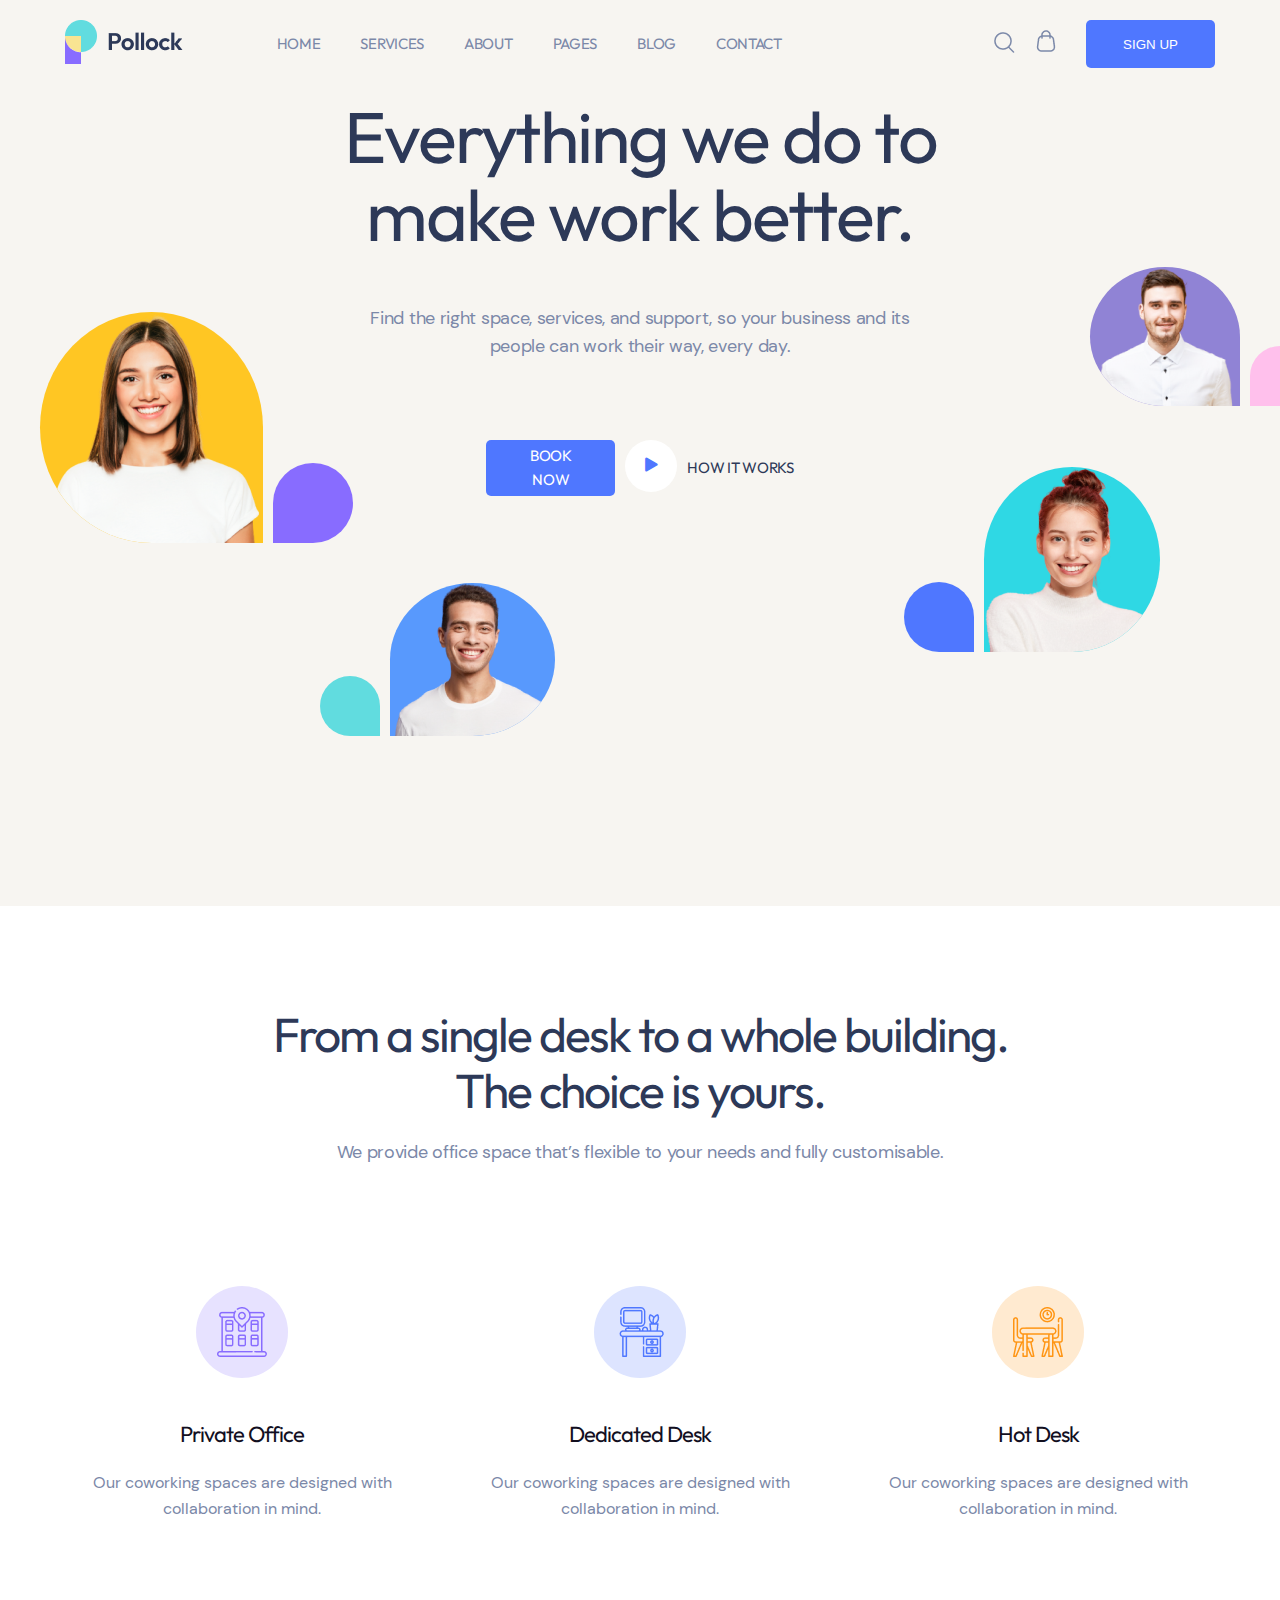
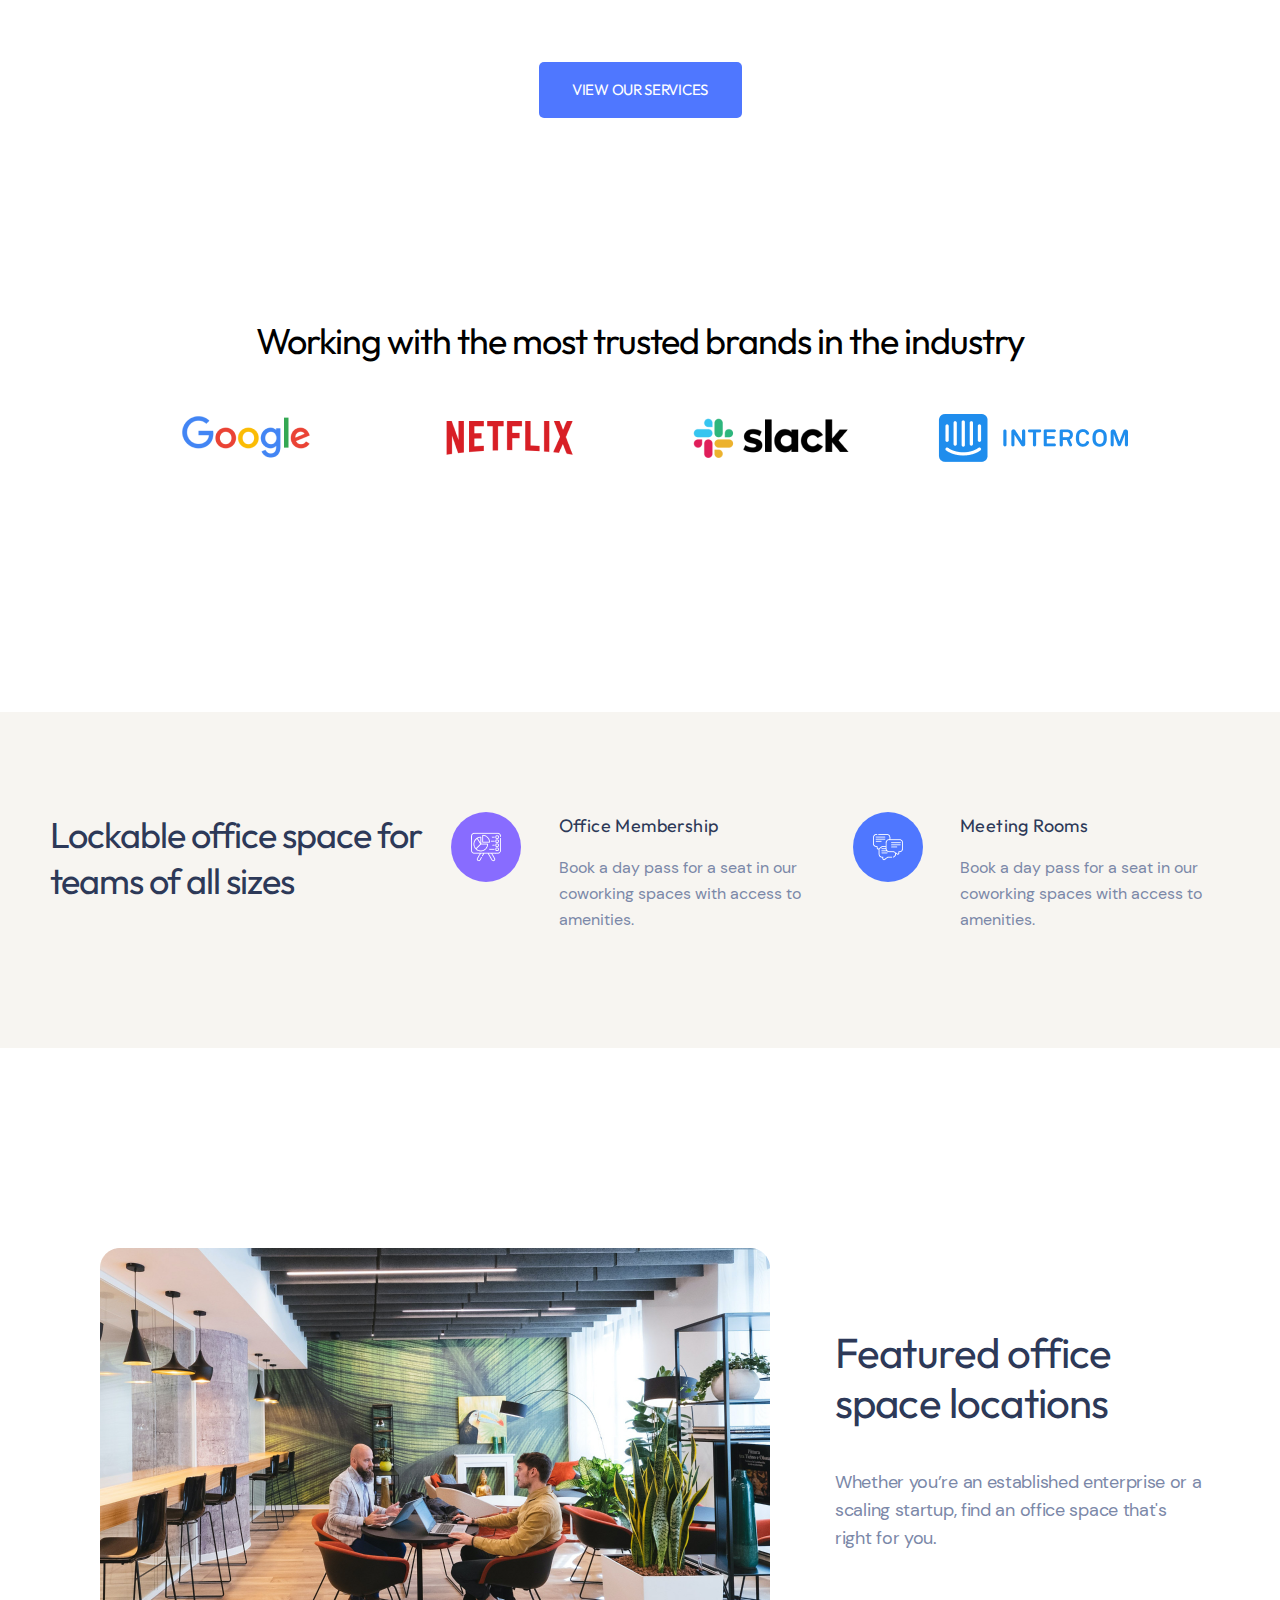
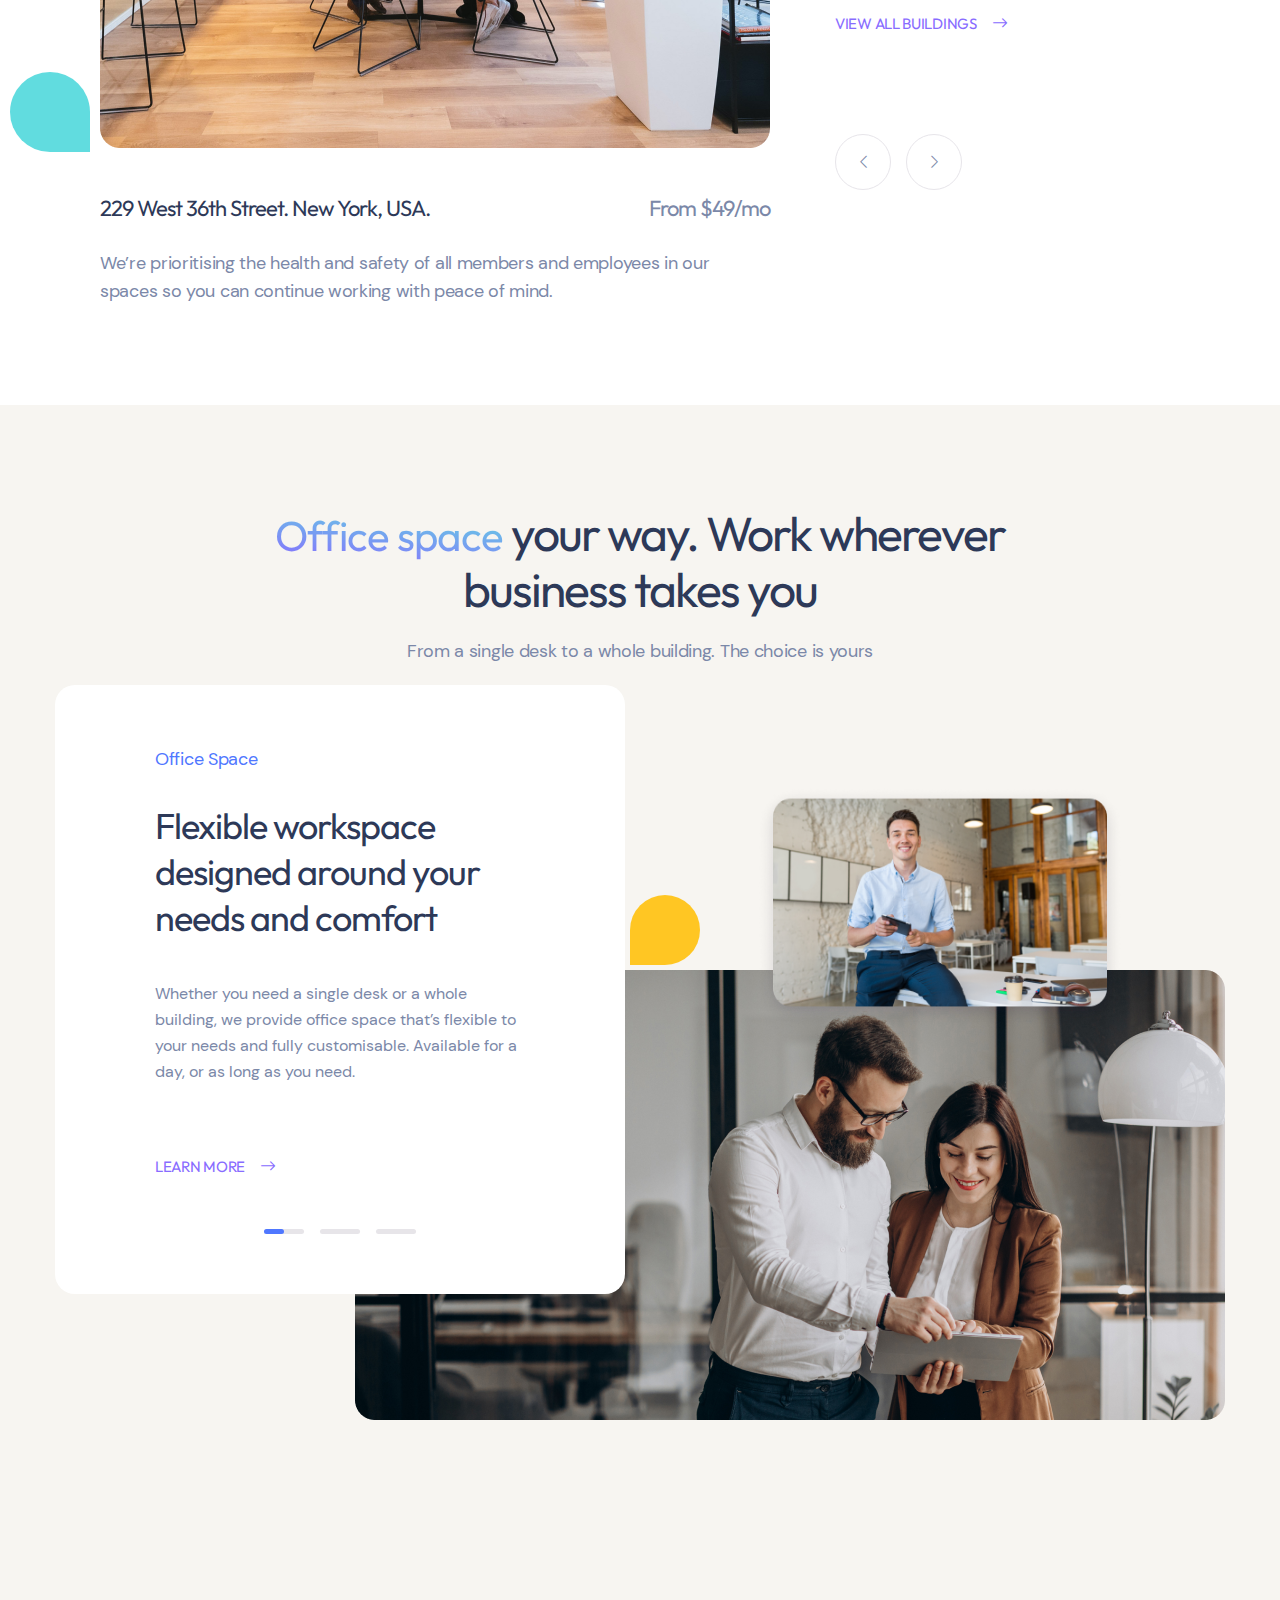
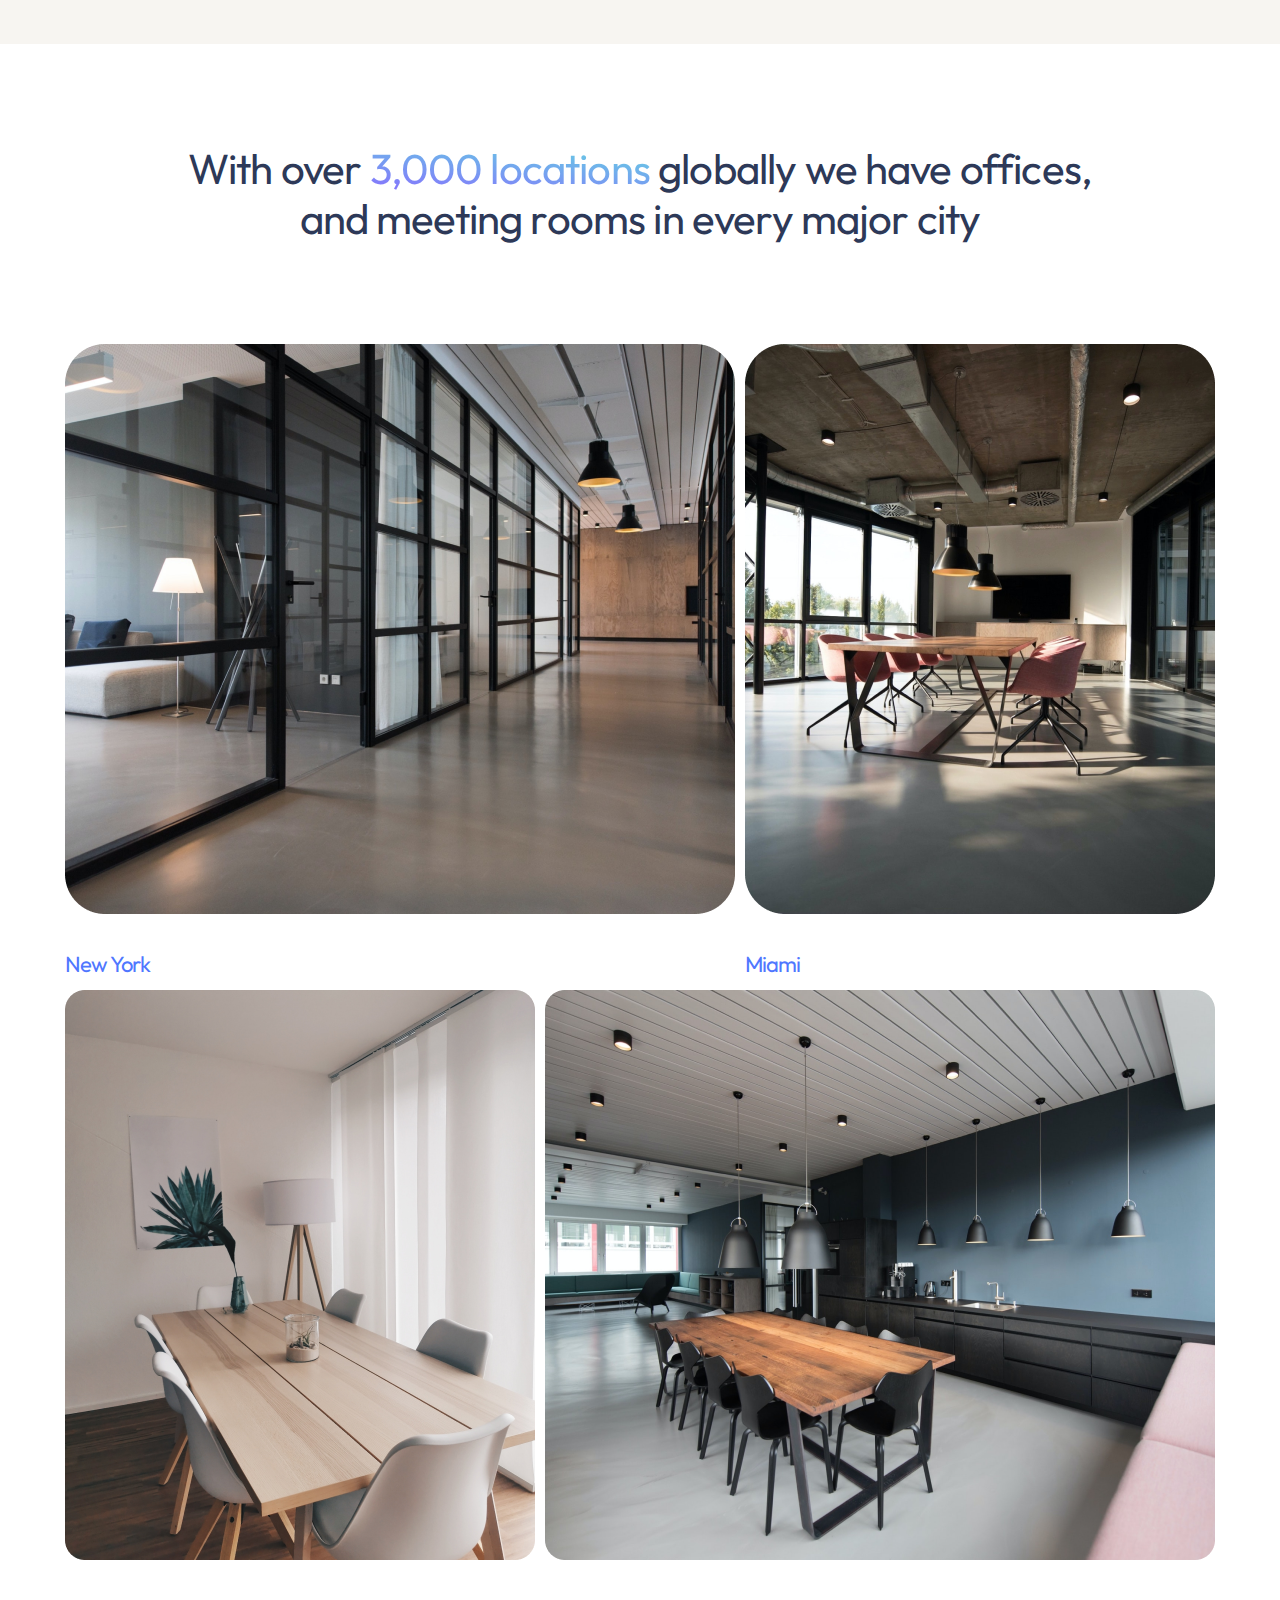
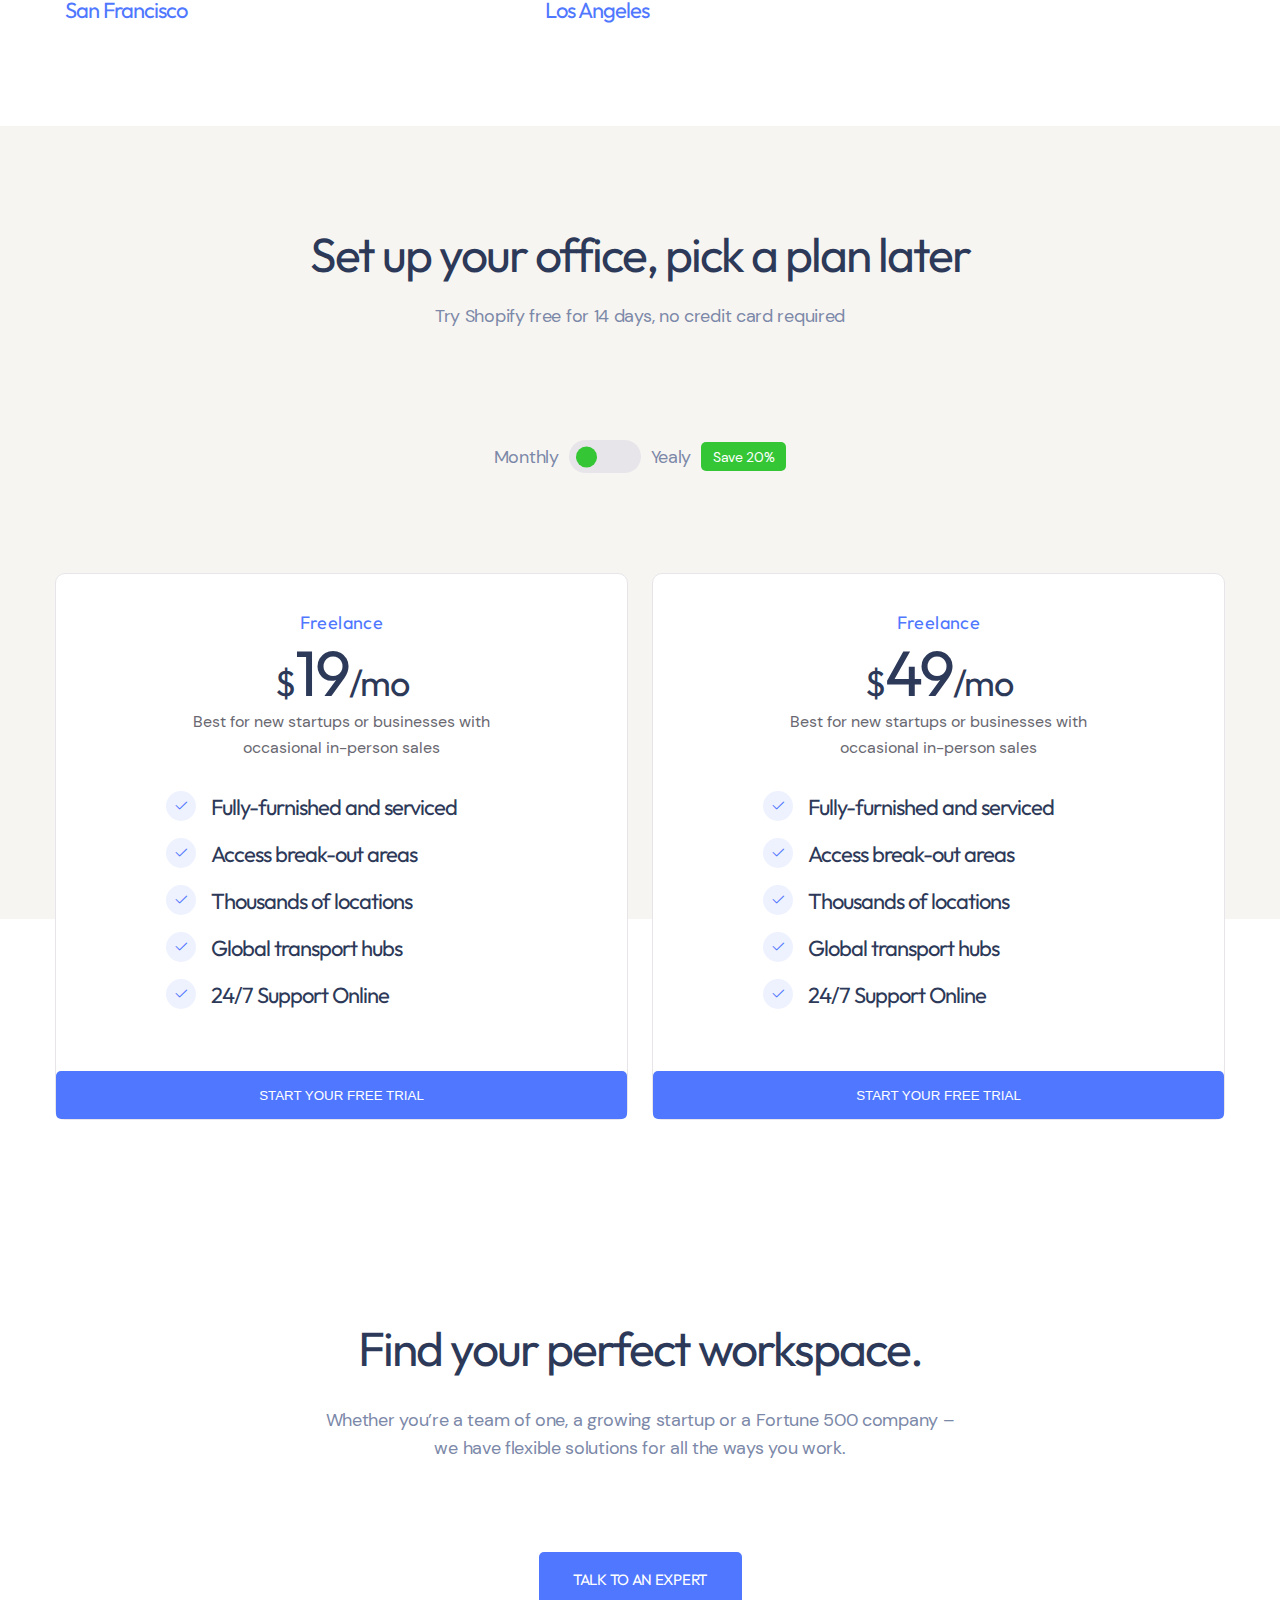
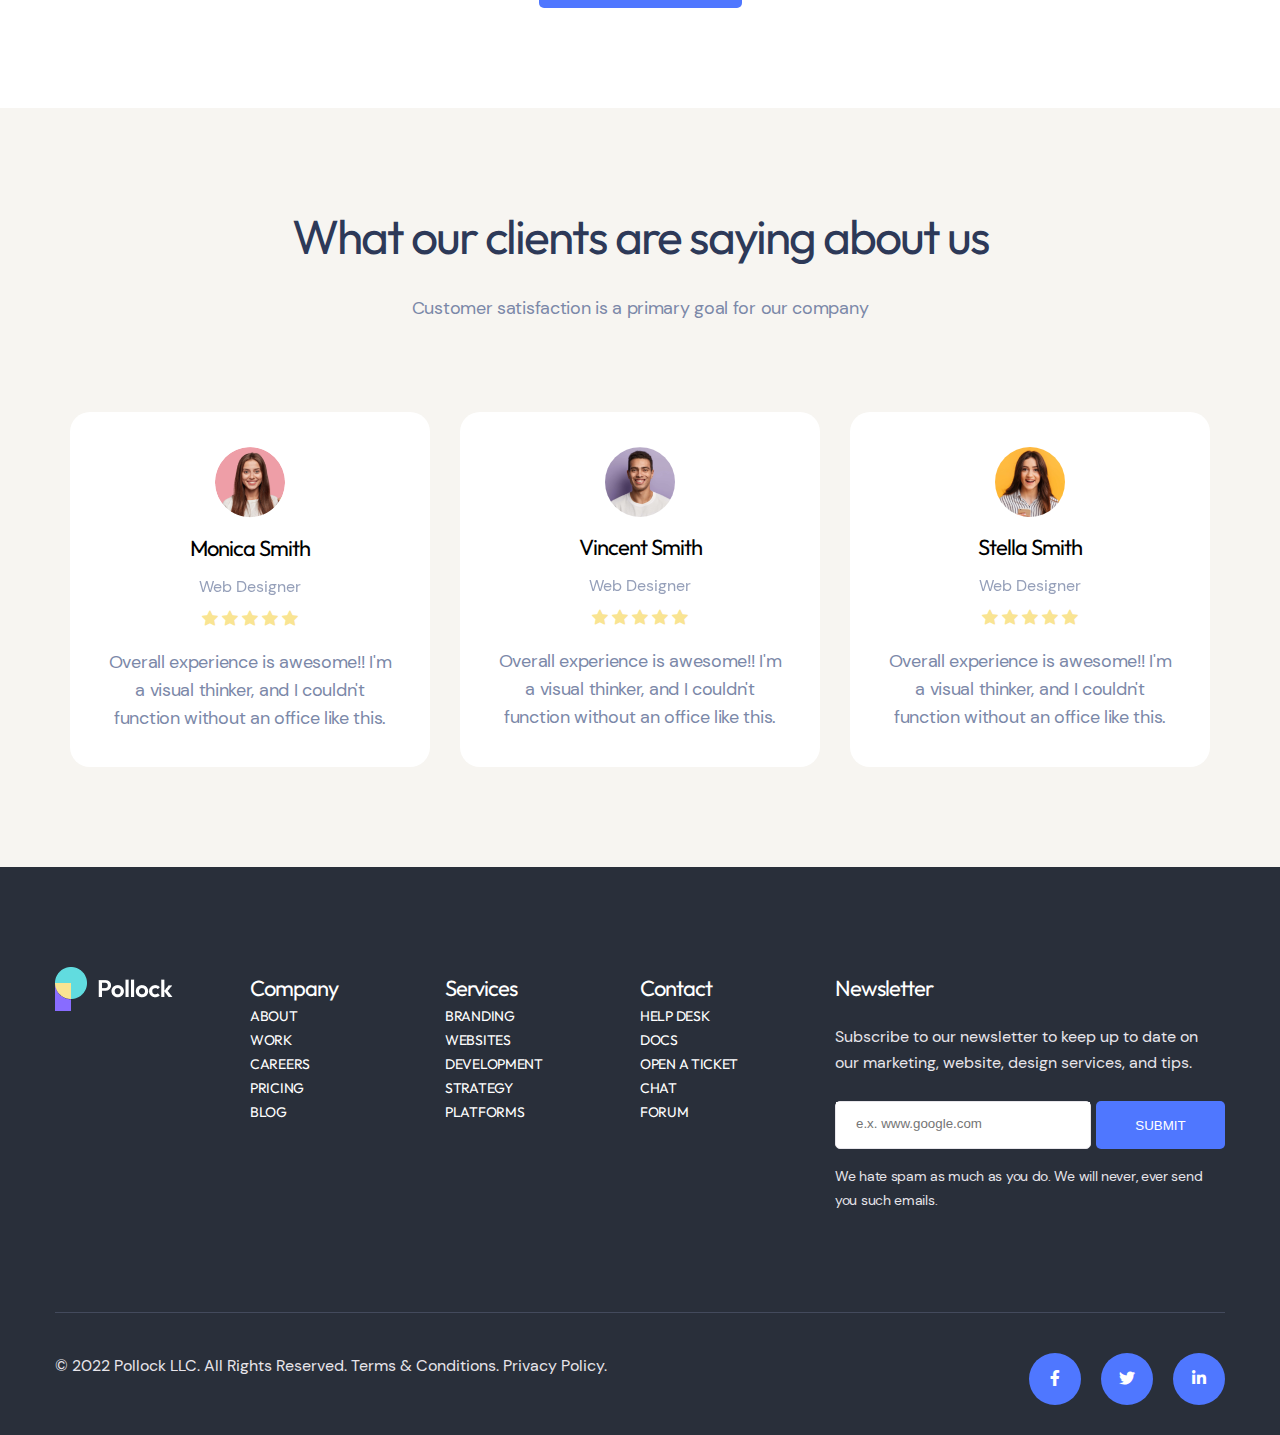
<file: index.html>
<!DOCTYPE html>
<html lang="en">

<head>
    <meta charset="UTF-8">
    <meta http-equiv="X-UA-Compatible" content="IE=edge">
    <meta name="viewport" content="width=device-width, initial-scale=1.0">
    <title>Document</title>
    <link rel="stylesheet" href="css/index.css">
    <link rel="stylesheet" href="https://cdn.jsdelivr.net/npm/bootstrap-icons@1.3.0/font/bootstrap-icons.css
    
">
    <link rel="stylesheet" href="https://use.fontawesome.com/releases/v5.15.4/css/all.css"/>
</head>

<body>
    <header class="container-full background-color-skin">
        <div class="container">
            <div class="nav-bar">
                <div class="flex flex-jusify-bt">
                    <div class="logo-shop col-lg-2 col-md-2">
                        <img class="logo__detail" src="img/Logo.png" alt="">
                    </div>
                    <div class="menu-shop flex flex-jusify-bt col-lg-10 col-md-10">
                        <ul class="menu-shop__list-item flex flex-jusify-bt">
                            <li class="list-menu__item-menu list-menu__item-menu--link"><a
                                    class="style-decoration font-color-grey " href="index.html">home</a></li>
                            <li class="list-menu__item-menu list-menu__item-menu--link"><a
                                    class="style-decoration font-color-grey " href="">services</a>
                            </li>
                            <li class="list-menu__item-menu list-menu__item-menu--link"><a
                                    class="style-decoration font-color-grey " href="">about</a>
                            </li>
                            <li class="list-menu__item-menu list-menu__item-menu--link"><a
                                    class="style-decoration font-color-grey " href="html/page_shop_V1.0.html">pages</a>
                            </li>
                            <li class="list-menu__item-menu list-menu__item-menu--link"><a
                                    class="style-decoration font-color-grey " href="html/page_blog_V1.0.html">blog</a>
                            </li>
                            <li class="list-menu__item-menu list-menu__item-menu--link"><a
                                    class="style-decoration font-color-grey " href="">contact</a>
                            </li>
                        </ul>
                        <div class="menu-shop__btn flex flex-jusify--content">
                            <div class="btn-tool flex flex-jusify--content ">
                                <div class="btn-tool__btn-icon btn-tool__btn-icon--search ">
                                    <img class="btn-tool__detail" src="img/Search.png" alt="">
                                </div>
                                <div class="btn-tool__btn-icon btn-tool__btn-icon--store">
                                    <img src="img/Bag 2.png" alt="">
                                </div>
                                <!-- <div class="btn-extend-menu">
                                    <i id="nav-icon" class="bi bi-list"></i>
                                </div> -->
                            </div>
                            <div class="">
                                <a href="">
                                    <button class="button font-color-while background-blue">
                                        sign up
                                    </button>
                                </a>
                            </div>
                        </div>
                    </div>
                </div>
            </div>
        </div>
        <section class="page-section container">
            <div class="grid-decoration grid-decoration--yellow">
                <div class="grid-decoration__img-cus grid-decoration__img-cus--yellow">
                    <img src="img/image 1.png" class="grid-decoration__img-detail" alt="">
                </div>
            </div>
            <div class="grid-decoration grid-decoration--blue">
                <div class="grid-decoration__img-cus grid-decoration__img-cus--blue">
                    <img src="img/image 2.png" class="grid-decoration__img-detail" alt="">
                </div>
            </div>
            <div class="grid-decoration grid-decoration--green">
                <div class="grid-decoration__img-cus grid-decoration__img-cus--green">
                    <img src="img/image 3.png" class="grid-decoration__img-detail" alt="">
                </div>
            </div>
            <div class="grid-decoration grid-decoration--purple">
                <div class="grid-decoration__img-cus grid-decoration__img-cus--purple">
                    <img src="img/image 4.png" class="grid-decoration__img-detail" alt="">
                </div>
            </div>
            <div class="page-section__content">
                <div class="page-section__title page-section__title--hero pad-tb-30">
                    <p>Everything we do to make work better.</p>

                </div>
                <div class="page-section__sub-title pad-tb-9 pad-rl-40">
                    <p>Find the right space, services, and support, so your business and
                        its people can work their way, every day.</p>
                </div>
            </div>
            <div class="form-btn-link">
                <a href="">
                    <button
                        class="form-btn-link__btn  form-btn-link__btn--book button button--book background-blue font-color-while">Book
                        Now</button>
                </a>
                <a href="">
                    <div class="form-btn-link__btn form-btn-link__btn--play "><i class="bi bi-play-fill icon-play"></i>
                    </div>
                </a>
                <a href="">
                    <button class="form-btn-link__btn form-btn-link__btn--work ">How It Works</button>
                </a>

            </div>
            <div class="layout-fake"></div>

        </section>
    </header>
    <section class="page-section">
        <div class="container">
            <div class="page-section__content">
                <div class="page-section__title page-section__title--service">
                    <p>From a single desk to a whole building.
                        The choice is yours.</p>

                </div>
                <div class="page-section__sub-title pad-tb-9">
                    <p>We provide office space that’s flexible to your needs and fully customisable.</p>
                </div>
            </div>
            <div class="list__cart list__car--secvice grid-3">
                <div class="cart cart--service pad-50">
                    <div class=" cart__bg-icon cart__bg-icon--purple-sm"><img src="img/IconOffice.png" alt=""></div>
                    <div class="cart__body">
                        <h5 class="cart__title">
                            Private Office
                        </h5>
                        <p class="cart__sub-title">
                            Our coworking spaces are designed with collaboration in mind.
                        </p>
                    </div>
                </div>
                <div class="cart cart--service pad-50">
                    <div class="cart__bg-icon cart__bg-icon--blue-sm"><img src="img/IconDesk.png" alt=""></div>
                    <div class="cart__body">
                        <h5 class="cart__title">
                            Dedicated Desk
                        </h5>
                        <p class="cart__sub-title">
                            Our coworking spaces are designed with collaboration in mind.
                        </p>
                    </div>
                </div>
                <div class="cart cart--service pad-50">
                    <div class="cart__bg-icon cart__bg-icon--orange-sm"><img src="img/IconHot.png" alt=""></div>
                    <div class="cart__body">
                        <h5 class="cart__title">
                            Hot Desk
                        </h5>
                        <p class="cart__sub-title">
                            Our coworking spaces are designed with collaboration in mind.
                        </p>
                    </div>
                </div>
            </div>
            <a href="">
                <button class="button button--view-service">View Our Services</button>
            </a>
        </div>

    </section>
    <section class="page-section">
        <div class="container">
            <div class="page-section__content">
                <div class="page-section__title page-section__title--logos">
                    <p>Working with the most trusted brands in the industry</p>
                </div>
            </div>
            <div class="page-section__logos">
                <div class="cart cart--items-logo">
                    <img class="img--logo" src="img/google.png" alt="">
                </div>
                <div class="cart cart--items-logo">
                    <img class="img--logo" src="img/netflix.png" alt="">
                </div>
                <div class="cart cart--items-logo">
                    <img class="img--logo" src="img/slack.png" alt="">
                </div>
                <div class="cart cart--items-logo">
                    <img class="img--logo" src="img/intercom.png" alt="">
                </div>
            </div>
        </div>
    </section>
    <section class="page-section">
        <div class="page-sectoin__box-items background-color-skin grid-3">
            <div class="cart cart--concept">
                <div class="cart__concept cart__concept-lockable">
                    <p>Lockable office space for teams of all sizes</p>
                </div>
            </div>
            <div class="cart">
                <div class="row flex-jusify-bt">
                    <div class="cart__box-icon">
                        <div class="cart__bg-icon cart__bg-icon--purple  icon-small">
                            <img src="img/IconTv.png" alt="">
                        </div>
                    </div>
                    <div class="cart__content">
                        <div class="cart__title-items ">
                            <p>
                                Office Membership
                            </p>
                        </div>
                        <div class="cart__text-items">
                            <p>Book a day pass for a seat in our coworking spaces with access to
                                amenities.
                            </p>
                        </div>
                    </div>
                </div>
            </div>

            <div class="cart">
                <div class="row  flex-jusify-bt">
                    <div class="cart__box-icon">
                        <div class="cart__bg-icon cart__bg-icon--blue  icon-small">
                            <img src="img/IconComment.png" alt="">
                        </div>
                    </div>
                    <div class="cart__content">
                        <div class="cart__title-items">
                            <p>
                                Meeting Rooms
                            </p>
                        </div>
                        <div class="cart__text-items">
                            <p>Book a day pass for a seat in our coworking spaces with access to
                                amenities.
                            </p>
                        </div>
                    </div>
                </div>
            </div>
        </div>
    </section>
    <section class="page-section">
        <div class="page-section__gallery">
            <div class="row">
                <div class="part-content part-content--left">
                    <div class="part-content__img">
                        <img class="part-content__img-detail" src="img/ImgSpaceOffice.png" alt="">
                    </div>
                    <div class="part-content__text">
                        <div class="title-sub-detail row flex-jusify-bt">
                            <p class="title-sub-detail__adress ">229 West 36th Street. New York, USA.</p>
                            <p class="title-sub-detail__price ">From $49/mo</p>
                        </div>
                        <p class="part-content__sub-text">We’re prioritising the health and safety of all members and
                            employees
                            in our spaces so you
                            can
                            continue working with peace of mind.</p>
                    </div>
                </div>
                <div class="part-content part-content--right">
                    <div class="part-content__feature">
                        <p>Featured office space locations</p>
                    </div>
                    <div class="part-content__sub-text">
                        <p>Whether you’re an established enterprise or a scaling startup, find an
                            office space that's
                            right for
                            you.
                        </p>
                    </div>
                    <div class="row link-btn">
                        <p class="link-btn__content">
                            View All Buildings
                        </p>
                        <i class="link-btn__icon-arrow bi bi-arrow-right"></i>
                    </div>

                    <div class="link-btn-transfer">
                        <button class="link-btn-transfer__chevron link-btn-transfer__chevron--left">
                            <i class="bi bi-chevron-left"></i>
                        </button>
                        <button class="link-btn-transfer__chevron link-btn-transfer__chevron--right">
                            <i class="bi bi-chevron-right"></i>
                        </button>
                    </div>
                </div>
            </div>
        </div>
    </section>

    <section class="page-section background-color-skin">
        <div class="container">
            <div class="page-section__content">
                <div class="page-section__title page-section__title--service">
                    <p><span class="text-blue">Office space</span> your way. Work wherever business takes you</p>
                </div>
                <div class="page-section__sub-title">
                    <p>From a single desk to a whole building. The choice is yours</p>
                </div>
            </div>
            <div class="page-section__section-about">
                <div class="cart cart--flexible">
                    <div class="cart__note">
                        <p>Office Space</p>
                    </div>
                    <div class="cart__concept pad-tb-30">
                        <p>Flexible workspace designed around your needs
                            and comfort</p>
                    </div>
                    <div class="cart__sub-title text-start">
                        <p>
                            Whether you need a single desk or a whole building, we provide office
                            space that’s flexible to your
                            needs and fully customisable. Available for a day, or as long as you need.
                        </p>
                    </div>
                    <div class="row link-btn">
                        <p class="link-btn__content">
                            Learn more
                        </p>
                        <i class="link-btn__icon-arrow bi bi-arrow-right"></i>
                    </div>
                    <div class="box-loading pad-top-50">
                        <div class="box-loading__line box-loading__line--harf-blue"></div>
                        <div class="box-loading__line"></div>
                        <div class="box-loading__line"></div>
                    </div>
                </div>
                <div class="img-box-about img-box-about--smaller">
                    <img class="img-box-about__detail" src="img/section4.1.png" alt="">
                </div>
                <div class="img-box-about  img-box-about--bigger">
                    <img class="img-box-about__detail" src="img/section4.2.png" alt="">
                </div>
            </div>
        </div>
    </section>
    <section class="page-section">
        <div class="container">
            <div class="page-section__content">
                <div class="page-section__title-portfolio">
                    <p>With over <span class="text-blue">3,000
                            locations</span> globally we have offices, and meeting rooms in every major city</p>
                </div>
            </div>
            <div class="row box-img box-img--portfolio">
                <div class="box-img__cart box-img__cart--larger">
                    <img class="portfolio-img" src="img/section5.1.png" alt="">
                    <div class="title-portfolio">
                        <p>New York</p>
                    </div>
                </div>
                <div class="box-img__cart box-img__cart--smaller">
                    <img class="portfolio-img" src="img/section5.2.png" alt="">
                    <div class="title-portfolio">
                        <p>Miami</p>
                    </div>
                </div>
                <div class="box-img__cart box-img__cart--smaller">
                    <img class="portfolio-img" src="img/section5.3.png" alt="">
                    <div class="title-portfolio">
                        <p>San Francisco</p>
                    </div>
                </div>
                <div class="box-img__cart box-img__cart--larger">
                    <img class="portfolio-img" src="img/section5.4.png" alt="">
                    <div class="title-portfolio">
                        <p>Los Angeles</p>
                    </div>
                </div>
            </div>
        </div>
    </section>
    <div class="background-home"></div>
    <section class="page-section">
        <div class="container ">
            <div class="page-section__content">
                <div class="page-section__title page-section__title--service">
                    <p>Set up your office, pick a plan later</p>
                </div>
                <div class="page-section__sub-title">
                    <p class="content-section__sub">Try Shopify free for 14 days, no credit card required</p>
                </div>
                <div class="box-toggle">
                    <div class="">
                        <p>Monthly</p>
                    </div>
                    <div class="btn-toggle">
                        <div class="btn-toggle__btn-arrow"></div>
                    </div>
                    <div class="">
                        <p>Yealy</p>
                    </div>
                    <button class="button-pricing">Save 20%</button>
                </div>
            </div>
            <div class="selection-princing grid-2">
                <div class="box-table-start">
                    <div class="girt-table-start ">
                        <div class="girt-table-start__title-top">
                            <p>Freelance</p>
                        </div>
                        <div class="girt-table-start__price">
                            <p>$<span id="price-month" class="highlight-font-size-bigger">19</span>/mo</p>
                        </div>
                        <div class="girt-table-start__subcontent content-section__title--smaller">
                            <p>Best for new startups or
                                businesses
                                with occasional in-person sales
                            </p>
                        </div>
                        <ul class="list-choose">
                            <li class="list-choose__item">
                                <i class="list-choose__checkbox bi bi-check2"></i>
                                <p class="list-choose__content"> Fully-furnished and serviced</p>
                            </li>
                            <li class="list-choose__item">
                                <i class="list-choose__checkbox bi bi-check2"></i>
                                <p class="list-choose__content"> Access break-out areas</p>
                            </li>
                            <li class="list-choose__item">
                                <i class="list-choose__checkbox bi bi-check2"></i>
                                <p class="list-choose__content">Thousands of locations </p>
                            </li>
                            <li class="list-choose__item">
                                <i class="list-choose__checkbox bi bi-check2"></i>
                                <p class="list-choose__content">Global transport hubs </p>
                            </li>
                            <li class="list-choose__item">
                                <i class="list-choose__checkbox bi bi-check2"></i>
                                <p class="list-choose__content">24/7 Support Online </p>
                            </li>
                        </ul>
                    </div>
                    <a href="">
                        <button class="btn-start__button button">Start your free trial</button>
                    </a>
                </div>
                <div class="box-table-start">
                    <div class="girt-table-start">
                        <div class="girt-table-start__title-top">
                            <p>Freelance</p>
                        </div>
                        <div class="girt-table-start__price">
                            <p>$<span id="price-year" class="highlight-font-size-bigger">49</span>/mo</p>
                        </div>
                        <div class="girt-table-start__subcontent content-section__title--smaller">
                            <p>Best for new startups or
                                businesses
                                with occasional in-person sales
                            </p>
                        </div>
                        <ul class="list-choose">
                            <li class="list-choose__item">
                                <i class="list-choose__checkbox bi bi-check2"></i>
                                <p class="list-choose__content"> Fully-furnished and serviced</p>
                            </li>
                            <li class="list-choose__item">
                                <i class="list-choose__checkbox bi bi-check2"></i>
                                <p class="list-choose__content"> Access break-out areas</p>
                            </li>
                            <li class="list-choose__item">
                                <i class="list-choose__checkbox bi bi-check2"></i>
                                <p class="list-choose__content">Thousands of locations </p>
                            </li>
                            <li class="list-choose__item">
                                <i class="list-choose__checkbox bi bi-check2"></i>
                                <p class="list-choose__content">Global transport hubs </p>
                            </li>
                            <li class="list-choose__item">
                                <i class="list-choose__checkbox bi bi-check2"></i>
                                <p class="list-choose__content">24/7 Support Online </p>
                            </li>
                        </ul>
                    </div>
                    <a href="">
                        <button class="btn-start__button button">Start your free trial</button>
                    </a>
                </div>
            </div>
        </div>
    </section>
    <section class="page-section">
        <div class="container">
            <div class="page-section__content">
                <div class="page-section__title page-section__title--service">
                    <p>Find your <span>perfect workspace. </span></p>
                </div>
                <div class="page-section__sub-title page-section__sub-title--cta">
                    <p>Whether you’re a team of one, a growing startup or a Fortune 500 company –
                        we have flexible solutions for all the ways you work.</p>
                </div>
            </div>
            <div class="centrer-main--btn">
                <button class="button button--view-service  ">Talk to an expert</button>
            </div>
        </div>
    </section>
    <section class="page-section background-color-skin">
        <div class="container">
            <div class="page-section__content">
                <div class="page-section__title page-section__title--service">
                    <p>What our clients are saying about us </span></p>
                </div>
                <div class="page-section__sub-title page-section__sub-title--cta">
                    <p>Customer satisfaction is a primary goal for our company</p>
                </div>
            </div>
            <div class="container">
                <div class="page-section__review">
                    <div class="cart cart-feeback ">
                        <img class="cart__avatar-customer" src="img/AvatarSmith.png" alt="">
                        <h5 class="cart__name-customer">Monica Smith</h5>
                        <p class="cart__job-customer">Web Designer</p>
                        <div class="cart__list-start">
                            <i class="item-start bi bi-star-fill"></i>
                            <i class="item-start bi bi-star-fill"></i>
                            <i class="item-start bi bi-star-fill"></i>
                            <i class="item-start bi bi-star-fill"></i>
                            <i class="item-start bi bi-star-fill"></i>
                        </div>
                        <p class="cart__feaback-content">Overall experience is awesome!! I'm a visual thinker, and
                            I
                            couldn't function without an office
                            like this.</p>
                    </div>
                    <div class="cart cart-feeback ">
                        <img class="cart__avatar-customer" src="img/avtarVincent.png" alt="">
                        <h5 class="cart__name-customer">Vincent Smith</h5>
                        <p class="cart__job-customer">Web Designer</p>
                        <div class="cart__list-start">
                            <i class="item-start bi bi-star-fill"></i>
                            <i class="item-start bi bi-star-fill"></i>
                            <i class="item-start bi bi-star-fill"></i>
                            <i class="item-start bi bi-star-fill"></i>
                            <i class="item-start bi bi-star-fill"></i>
                        </div>
                        <p class="cart__feaback-content">Overall experience is awesome!! I'm a visual thinker, and
                            I
                            couldn't function without an office
                            like this.</p>
                    </div>
                    <div class="cart cart-feeback ">
                        <img class="cart__avatar-customer" src="img/avatarStella.png" alt="">
                        <h5 class="cart__name-customer">Stella Smith</h5>
                        <p class="cart__job-customer">Web Designer</p>
                        <div class="cart__list-start">
                            <i class="item-start bi bi-star-fill"></i>
                            <i class="item-start bi bi-star-fill"></i>
                            <i class="item-start bi bi-star-fill"></i>
                            <i class="item-start bi bi-star-fill"></i>
                            <i class="item-start bi bi-star-fill"></i>
                        </div>
                        <p class="cart__feaback-content">Overall experience is awesome!! I'm a visual thinker, and
                            I
                            couldn't function without an office
                            like this.</p>
                    </div>
                </div>
            </div>
    </section>
    <footer class="background-black">
        <div class="container section-footer">
            <div class="row flex-jusify-bt">
                <div class="part part--logo col-lg-2 col-md-2 col-sm-2 col-xs-12 ">
                    <img src="img/Logo text while.png" alt="">
                </div>
                <div class="part part--company col-lg-2 col-md-2 col-sm-2 col-xs-6">
                    <p class="text-title">Company</p>
                    <ul class="font-color-while">
                        <li class="part-company__content-item"><a class="font-color-while" href="">About</a></li>
                        <li class="part-company__content-item"><a class="font-color-while" href="">Work</a></li>
                        <li class="part-company__content-item"><a class="font-color-while" href="">Careers</a></li>
                        <li class="part-company__content-item"><a class="font-color-while" href="">Pricing</a></li>
                        <li class="part-company__content-item"><a class="font-color-while" href="">Blog</a></li>
                    </ul>
                </div>
                <div class="part part--services col-lg-2 col-md-2 col-sm-2 col-xs-6">
                    <p class="text-title">Services</p>
                    <ul>
                        <li class="part-company__content-item"><a class="font-color-while" href="">Branding</a></li>
                        <li class="part-company__content-item"><a class="font-color-while" href="">Websites</a></li>
                        <li class="part-company__content-item"><a class="font-color-while" href="">Development</a></li>
                        <li class="part-company__content-item"><a class="font-color-while" href="">Strategy</a></li>
                        <li class="part-company__content-item"><a class="font-color-while" href="">Platforms</a></li>
                    </ul>
                </div>
                <div class="part part--contact col-lg-2 col-md-2 col-sm-2 col-xs-6">
                    <p class="text-title">Contact</p>
                    <ul>
                        <li class="part-company__content-item"><a class="font-color-while" href="">Help Desk</a></li>
                        <li class="part-company__content-item"><a class="font-color-while" href="">Docs</a></li>
                        <li class="part-company__content-item"><a class="font-color-while" href="">Open a Ticket</a>
                        </li>
                        <li class="part-company__content-item"><a class="font-color-while" href="">Chat </a></li>
                        <li class="part-company__content-item"><a class="font-color-while" href="">Forum</a></li>
                    </ul>
                </div>
                <div class="part part--newsletter col-lg-4 col-md-4 col-sm-6 col-xs-12">
                    <p class="text-title">Newsletter</p>
                    <p class="part-newsletter__content-md">Subscribe to our newsletter to keep up to date on our
                        marketing, website, design services, and tips.
                    </p>
                    <div class="form-search">
                        <div class="form-search__input">
                            <input class="form-search__input-detail" type="text" placeholder="e.x. www.google.com">
                        </div>
                        <div class="form-search__btn">
                            <button class="background-blue button font-color-while">Submit</button>
                        </div>

                    </div>
                    <p class="part-newsletter__content-sm">We hate spam as much as you do. We will never, ever send
                        you such emails. </p>
                </div>
            </div>
            <div class="section-social flex flex-jusify-bt col-xs-4">
                <div class="section-socia__text">
                    <p>© 2022 Pollock LLC. All Rights Reserved. Terms & Conditions. Privacy Policy.</p>
                </div>
                <ul class="section-socia__contact flex">
                    <li class="section-socia__contact-item">
                        <a href="">
                            <i class="fab fa-facebook-f" style="color: #ffffff;"></i>
                        </a>
                    </li>
                    <li class="section-socia__contact-item"><a href="">
                            <i class="fab fa-twitter" style="color: #ffffff;"></i>
                        </a>
                    </li>
                    <li class="section-socia__contact-item">
                        <a href="">
                            <i class="fab fa-linkedin-in" style="color: #ffffff;"></i>
                        </a>
                    </li>
                </ul>
            </div>
        </div>

    </footer>

    <script src="/js/index.js"></script>

</body>

</html>
</file>
<file: css/index.css>
.button {
  cursor: pointer;
  transition: 0.3s;
  border: none;
  display: flex;
  justify-content: center;
  align-items: center;
  padding: 13px 24px;
  gap: 10px;
  width: 129px;
  height: 48px;
  border-radius: 5px;
  text-transform: uppercase;
}

.button:hover {
  box-shadow: 0px 5px 20px rgba(18, 2, 47, 0.15);
}

.nav-bar {
  padding: 20px 10px 0 10px;
  margin: 0 auto;
}

.style-decoration {
  text-decoration: none;
}

.list-menu__item-menu {
  list-style: none;
  font-family: "Outfit";
  font-style: normal;
  font-weight: 500;
  font-size: 15px;
  line-height: 24px;
  letter-spacing: -0.3px;
  text-transform: uppercase;
  color: #7B88A8;
  flex: none;
  order: 1;
  flex-grow: 0;
}

.list-menu__item-menu > a:hover {
  color: #2D3958;
  transition: 0.3s;
}

.font-color-grey {
  color: #7B88A8;
}

.flex-gap--10 {
  gap: 10%;
}

.menu-shop {
  width: 100%;
  align-items: center;
}

.list-menu__item-menu {
  padding: 0 20px;
  text-transform: uppercase;
}

.btn-tool {
  padding: 0 20px;
  text-align: center;
}

.btn-tool__btn-icon {
  padding: 0 10px;
  height: fit-content;
}

.btn-link {
  width: 129px;
  height: 48px;
}

.menu-shop__btn {
  align-items: center;
}

.form-btn-link {
  display: flex;
  justify-content: center;
  column-gap: 10px;
  padding: 60px 0;
}

.form-btn-link__btn--book {
  font-family: "Outfit";
  font-style: normal;
  font-weight: 500;
  font-size: 15px;
  line-height: 24px;
  text-align: center;
  letter-spacing: -0.3px;
  text-transform: uppercase;
  color: #FFFFFF;
  flex: none;
  order: 0;
  flex-grow: 0;
  height: 56px !important;
}

.form-btn-link__btn--play {
  width: 52px;
  height: 52px;
  background-color: #fff;
  border-radius: 50%;
  display: flex;
  justify-content: center;
  align-items: center;
}

.form-btn-link__btn {
  cursor: pointer;
}

.form-btn-link__btn--play:hover {
  box-shadow: 0px 5px 20px rgba(18, 2, 47, 0.15);
}

.form-btn-link__btn--work {
  font-family: "Outfit";
  font-style: normal;
  font-weight: 500;
  font-size: 15px;
  line-height: 24px;
  text-align: center;
  letter-spacing: -0.3px;
  text-transform: uppercase;
  color: #2D3958;
  border: none;
  background-color: #F7F5F1;
  display: flex;
  height: 56px;
  align-items: center;
}

.icon-play {
  color: #4F77FF;
  font-size: 25px;
}

.button {
  cursor: pointer;
  transition: 0.3s;
  border: none;
  display: flex;
  justify-content: center;
  align-items: center;
  padding: 13px 24px;
  gap: 10px;
  width: 129px;
  height: 48px;
  border-radius: 5px;
  text-transform: uppercase;
}

.button:hover {
  box-shadow: 0px 5px 20px rgba(18, 2, 47, 0.15);
}

.page-section {
  width: 100%;
  padding: 100px 0px;
  margin: 0 auto;
  position: relative;
}

.page-section__content {
  width: 100%;
}

.page-section__title {
  font-family: "Outfit";
  font-style: normal;
  font-weight: 500;
  font-size: 72px;
  line-height: 78px;
  text-align: center;
  letter-spacing: -2px;
  color: #2D3958;
  margin: 0 auto;
}

.page-section__title--md {
  font-size: 48px;
}

.page-section__sub-title {
  font-family: "DM Sans";
  font-style: normal;
  font-weight: 400;
  font-size: 18px;
  line-height: 28px;
  text-align: center;
  letter-spacing: -0.3px;
  color: #7B88A8;
  max-width: 652px;
  margin: 0 auto;
  padding: 20px 0;
}

.page-section__form-search {
  max-width: 504px;
  margin: 0 auto;
  padding: 50px 0;
}

.page-section__btn-link--services {
  width: 166px;
  height: 56px;
  margin: 0 auto;
}

.pad-50 {
  padding: 50px 0;
}

.page-section__review {
  display: grid;
  grid-template-columns: repeat(auto-fill, minmax(280px, 1fr));
  gap: 30px;
}

.page-section__titl--cta {
  max-width: 970px;
  font-family: "Outfit";
  font-style: normal;
  font-weight: 500;
  font-size: 48px;
  line-height: 56px;
  text-align: center;
  letter-spacing: -2px;
  color: #2D3958;
}

.page-section__sub-title--cta {
  max-width: 870px;
  margin: 0 auto;
  padding: 30px 120px 90px 120px;
}

.page-section__title--service {
  font-family: "Outfit";
  font-style: normal;
  font-weight: 500;
  font-size: 48px;
  line-height: 56px;
  /* or 117% */
  text-align: center;
  letter-spacing: -2px;
  /* Text/Heading */
  color: #2D3958;
  max-width: 970px;
  margin: 0 auto;
  padding: 0 100px;
}

.page-section__title--logos {
  font-family: "Outfit";
  font-style: normal;
  font-weight: 500;
  font-size: 36px;
  line-height: 46px;
  /* or 128% */
  text-align: center;
  letter-spacing: -1px;
  /* Text color/black */
  color: #000000;
}

.page-section__logos {
  display: grid;
  grid-template-columns: repeat(auto-fill, minmax(200px, 1fr));
  justify-content: space-around;
  max-width: 1000px;
  margin: 0 auto;
  gap: 3rem;
  padding: 50px 0;
}

.cart--items-logo {
  display: flex;
  align-items: center;
  justify-content: center;
}

.page-sectoin__box-items {
  display: grid;
  grid-template-columns: repeat(auto-fill, minmax(370px, 1fr));
  padding: 100px 50px;
  column-gap: 1rem;
  max-width: 1300px;
  margin: 0 auto;
}

.page-section__title--md {
  font-family: "Outfit";
  font-style: normal;
  font-weight: 500;
  font-size: 48px;
  line-height: 56px;
  /* or 117% */
  text-align: center;
  letter-spacing: -2px;
  /* Text/Heading */
  color: #2D3958;
}

.button {
  cursor: pointer;
  transition: 0.3s;
  border: none;
  display: flex;
  justify-content: center;
  align-items: center;
  padding: 13px 24px;
  gap: 10px;
  width: 129px;
  height: 48px;
  border-radius: 5px;
  text-transform: uppercase;
}

.button:hover {
  box-shadow: 0px 5px 20px rgba(18, 2, 47, 0.15);
}

.form-search {
  display: flex;
  gap: 5px;
  justify-content: space-between;
}

.form-search__input-detail {
  border: none;
  padding: 14px 0 14px 20px;
  width: 100%;
}

.form-search__input {
  background: #FFFFFF;
  border: 1px solid #E7E5EA;
  border-radius: 5px;
  font-family: "DM Sans";
  font-style: normal;
  font-weight: 400;
  font-size: 16px;
  line-height: 26px;
  color: #7B88A8;
  width: 370px;
  height: 48px;
}

.section-social {
  margin-top: 100px;
  padding-top: 40px;
  border-top: 1px solid #434A5C;
}

.more-link {
  padding-top: 25px;
  font-family: "Outfit";
  font-style: normal;
  font-weight: 500;
  font-size: 14px;
  line-height: 24px;
  letter-spacing: -0.3px;
  text-transform: uppercase;
  color: #7B88A8;
}

.more-link__text {
  font-family: "Outfit";
  font-style: normal;
  font-weight: 500;
  font-size: 14px;
  line-height: 24px;
  letter-spacing: -0.3px;
  text-transform: uppercase;
  width: fit-content;
  padding-right: 10px;
}

a {
  text-decoration: none;
}

.more-link__detail {
  color: #7B88A8;
  display: flex;
  position: relative;
}

.more-link__detail:hover {
  color: #FF9513;
  transition: 0.3s;
}

.box-cart {
  padding: 50px 0;
}

.list__cart {
  padding: 50px 0;
}

.list__car--secvice {
  display: grid;
  grid-template-columns: repeat(auto-fill, minmax(370px, 1fr));
  gap: 2rem;
}

.cart {
  border-radius: 20px;
  transition: 0.3s;
}

.cart__body {
  padding: 30px 0;
}

.cart--service {
  border-radius: 12px;
  padding: 50px;
}

.cart--service:hover {
  box-shadow: 0px 20px 50px rgba(79, 119, 255, 0.2);
  transition: 0.3s;
}

.cart--flexible {
  max-width: 570px;
  padding: 60px 100px;
  background-color: #FFFFFF;
  position: relative;
  z-index: 10;
}

.cart--flexible::after {
  content: "";
  width: 70px;
  height: 70px;
  border-radius: 50% 50% 50% 0;
  background-color: #FFC623;
  position: absolute;
  right: -75px;
  top: 210px;
}

.cart__note {
  font-family: "DM Sans";
  font-style: normal;
  font-weight: 400;
  font-size: 18px;
  line-height: 28px;
  /* or 156% */
  letter-spacing: -0.3px;
  /* Action/Blue */
  color: #4F77FF;
}

.cart__bg-icon {
  width: 92px;
  height: 92px;
  border-radius: 50%;
  display: flex;
  justify-content: center;
  align-items: center;
  margin: 0 auto;
}

.cart__bg-icon--purple-sm {
  background-color: #E7E2FF;
}

.cart__bg-icon--blue-sm {
  background-color: #DDE4FF;
}

.cart__bg-icon--orange-sm {
  background-color: #FFEAD0;
}

.cart__bg-icon--purple {
  background-color: #886CFF;
}

.cart__bg-icon--blue {
  background-color: #4F77FF;
}

.cart__bg-icon--orange {
  background-color: #FF9513;
}

.cart__content {
  max-width: 270px;
}

.border-grey {
  border: 1px solid #E7E5EA;
  border-radius: 10px;
}

.icon-small {
  width: 70px;
  height: 70px;
}

.cart__feaback-content {
  font-family: "DM Sans";
  font-style: normal;
  font-weight: 400;
  font-size: 18px;
  line-height: 28px;
  /* or 156% */
  text-align: center;
  letter-spacing: -0.3px;
  /* Text/Text */
  color: #7B88A8;
}

.cart--section-steps:hover {
  box-shadow: 0px 5px 20px rgba(18, 2, 47, 0.15);
}

.cart__index {
  font-family: "Outfit";
  font-style: normal;
  font-weight: 500;
  font-size: 42px;
  line-height: 50px;
  letter-spacing: -0.02em;
  color: #2D3958;
  position: relative;
}

.cart__title {
  font-family: "Outfit";
  font-style: normal;
  font-weight: 400;
  font-size: 22px;
  line-height: 32px;
  /* or 145% */
  text-align: center;
  letter-spacing: -1px;
  /* Primary color/black */
  color: #120F1F;
  padding: 10px 0;
}

.cart__title-items {
  font-family: "Outfit";
  font-style: normal;
  font-weight: 500;
  font-size: 18px;
  line-height: 28px;
  /* identical to box height, or 156% */
  letter-spacing: 0.4px;
  /* Text/Heading */
  color: #2D3958;
}

.cart__text-items {
  font-family: "DM Sans";
  font-style: normal;
  font-weight: 400;
  font-size: 16px;
  line-height: 26px;
  /* or 162% */
  /* Text/Text */
  color: #7B88A8;
  padding: 15px 0;
}

.cart__sub-title {
  font-family: "DM Sans";
  font-style: normal;
  font-weight: 400;
  font-size: 16px;
  line-height: 26px;
  /* or 162% */
  text-align: center;
  /* Text/Text */
  color: #7B88A8;
  padding: 10px 0;
}

.cart__icon-decorate {
  width: 62px;
  height: 62px;
  border-radius: 50%;
  position: absolute;
  top: 50%;
  transform: translateY(-50%);
  left: 22px;
}

.cart__icon-decorate--purple {
  background: #886CFF;
  opacity: 0.1;
}

.cart__icon-decorate--red {
  background: #EF3737;
  opacity: 0.1;
}

.cart__icon-decorate--orange {
  background: #FF9513;
  opacity: 0.1;
}

.cart__icon-check {
  width: 30px;
  height: 30px;
  border-radius: 50%;
  text-align: center;
  position: relative;
  display: flex;
  justify-content: center;
  align-items: center;
}

.cart__icon-check--bg-blue {
  background: #d7e1ff;
}

.cart__icon-check--bg-blue > i {
  color: #4F77FF;
}

.cart__icon-check--bg-orange {
  background: #fff5e8;
}

.cart__icon-check--bg-orange > i {
  color: #FF9513;
}

.cart__item {
  align-items: center;
  gap: 10px;
}

.cart__list-items {
  padding-top: 30px;
}

.cart__items-content {
  font-family: "Outfit";
  font-style: normal;
  font-weight: 400;
  font-size: 22px;
  line-height: 32px;
  letter-spacing: -1px;
  color: #2D3958;
  padding: 10px 0;
}

.cart__img {
  max-width: 100px;
  height: auto;
  margin: auto;
}

.cart-feeback {
  text-align: center;
  padding: 35px;
}

.cart__name-customer {
  font-family: "Outfit";
  font-weight: 400;
  font-size: 22px;
  line-height: 32px;
  text-align: center;
  letter-spacing: -1px;
  padding: 10px 0;
}

.cart__job-customer {
  font-family: "DM Sans";
  font-weight: 400;
  font-size: 16px;
  line-height: 26px;
  text-align: center;
  color: #7B88A8;
  opacity: 0.8;
}

.cart__list-feaback--content {
  font-family: "DM Sans";
  font-weight: 400;
  font-size: 18px;
  line-height: 28px;
  text-align: center;
  letter-spacing: -0.3px;
  color: #7B88A8;
}

.cart__avatar-customer {
  border-radius: 50%;
}

.cart__list-start {
  padding: 10px 0 20px 0;
}

.item-start {
  color: #F9E492;
}

.cart-feeback {
  background-color: white;
}

.cart__concept {
  font-family: "Outfit";
  font-style: normal;
  font-weight: 500;
  font-size: 36px;
  line-height: 46px;
  /* or 128% */
  letter-spacing: -1px;
  /* Text/Heading */
  color: #2D3958;
  margin: auto 0;
}

.cart__icon .cart__name {
  font-family: "Outfit";
  font-style: normal;
  font-weight: 500;
  font-size: 18px;
  line-height: 28px;
  text-align: center;
  letter-spacing: 0.4px;
  color: #7B88A8;
}

.cart__price {
  font-family: "Outfit";
  font-style: normal;
  font-weight: 500;
  font-size: 36px;
  line-height: 46px;
  text-align: center;
  letter-spacing: -1px;
  color: #2D3958;
  padding: 10px;
}

.cart__price-note {
  font-family: "Outfit";
  font-style: normal;
  font-weight: 500;
  font-size: 64px;
  line-height: 72px;
  text-align: center;
  letter-spacing: -2px;
  color: #2D3958;
}

.cart__price-content {
  font-family: "DM Sans";
  font-style: normal;
  font-weight: 400;
  font-size: 16px;
  line-height: 26px;
  text-align: center;
  color: #696871;
}

.cart__btn {
  display: flex;
  justify-content: center;
  border-radius: 5px;
  padding: 25px 0;
}

.cart__btn--left {
  justify-content: start;
}

.cart-feeback:hover {
  box-shadow: 0px 20px 50px rgba(79, 119, 255, 0.2);
}

.gird-about__img {
  padding-top: 30px;
}

.gird-about__img {
  width: 100%;
  height: auto;
}

.gird-about__img > img {
  width: 100%;
}

.box-loading {
  display: flex;
  justify-content: center;
  gap: 1rem;
}

.box-loading__line {
  width: 40px;
  height: 5px;
  position: relative;
  background-color: #E7E5E9;
  border-radius: 20px;
}

.box-loading__line--harf-blue::after {
  border-radius: 20px;
  position: absolute;
  content: "";
  width: 20px;
  height: 5px;
  background-color: #4F77FF;
  left: 0;
}

.box-toggle {
  max-width: 322px;
  display: flex;
  justify-content: center;
  align-items: center;
  margin: 0 auto;
  font-family: "DM Sans";
  font-style: normal;
  font-weight: 400;
  font-size: 18px;
  line-height: 28px;
  /* identical to box height, or 156% */
  text-align: right;
  letter-spacing: -0.3px;
  /* Text/Text */
  color: #7B88A8;
  gap: 10px;
  padding-top: 90px;
}

.btn-toggle {
  width: 72px;
  height: 33px;
  background: #E7E5EA;
  border-radius: 16.5px;
  position: relative;
}

.btn-toggle__btn-arrow {
  transition: 0.3s;
  position: absolute;
  width: 21px;
  height: 21px;
  border-radius: 50%;
  background: #34C635;
  top: 50%;
  transform: translateY(-50%);
  left: 10%;
}

.button-pricing {
  width: 85px;
  height: 29px;
  background: #34C635;
  border-radius: 5px;
  font-family: "DM Sans";
  font-style: normal;
  font-weight: 400;
  font-size: 14px;
  line-height: 24px;
  /* or 171% */
  letter-spacing: -0.3px;
  color: #FFFFFF;
  border: none;
  cursor: pointer;
}

.btn-toggle {
  cursor: pointer;
  z-index: 11;
  display: block;
}

footer {
  padding-top: 100px;
  padding-bottom: 30px;
}

.text-title {
  font-family: "Outfit";
  font-style: normal;
  font-weight: 400;
  font-size: 22px;
  line-height: 32px;
  /* identical to box height, or 145% */
  letter-spacing: -1px;
  /* Text/Text White */
  color: #FFFFFF;
  padding-top: 5px;
}

.part-company__content-item {
  font-family: "Outfit";
  font-style: normal;
  font-weight: 500;
  font-size: 14px;
  line-height: 24px;
  /* identical to box height, or 171% */
  letter-spacing: -0.3px;
  text-transform: uppercase;
  /* Text/Text Gray */
  color: #E7E5EA;
}

.part-newsletter__content-md {
  font-family: "DM Sans";
  font-style: normal;
  font-weight: 400;
  font-size: 16px;
  line-height: 26px;
  /* or 162% */
  padding: 20px 0 25px 0;
  /* Text/Text Gray */
  color: #E7E5EA;
}

.part-newsletter__content-sm {
  font-family: "DM Sans";
  font-style: normal;
  font-weight: 400;
  font-size: 14px;
  line-height: 24px;
  /* or 171% */
  letter-spacing: -0.3px;
  /* Text/Text Gray */
  color: #E7E5EA;
  padding-top: 15px;
}

.section-socia__text {
  font-family: "DM Sans";
  font-style: normal;
  font-weight: 400;
  font-size: 16px;
  line-height: 26px;
  /* identical to box height, or 162% */
  /* Text/Text Gray */
  color: #E7E5EA;
}

.section-socia__contact {
  gap: 20px;
}

.icon-footer {
  font-size: 52px;
  width: 52px;
  height: 52px;
  border-radius: 50%;
  color: #4F77FF;
}

.section-socia__contact-item {
  width: 52px;
  height: 52px;
  display: flex;
  justify-content: center;
  align-items: center;
  border-radius: 50%;
  background-color: #4F77FF;
  overflow: hidden;
}

.page-section__title--hero {
  max-width: 770px;
}

.page-section__title--steps {
  max-width: 970px;
}

.page-section__title--about {
  max-width: 1160px;
}

.page-section__sub-title--about {
  max-width: 1160px;
}

.button--service {
  padding: 18px 32px;
  width: 166px;
  height: 56px;
  border-radius: 5px;
  margin: 0 auto;
}

.section-gird--about {
  max-width: 1000px;
  margin: 0 auto;
  padding: 50px 0;
}

.pricing-select__item {
  font-family: "DM Sans";
  font-style: normal;
  font-weight: 400;
  font-size: 16px;
  line-height: 26px;
  display: flex;
  align-items: center;
  text-align: center;
  padding: 10px;
  color: #7B88A8;
}

.pricing-select__item:hover {
  transition: 0.3s;
  color: #FFFFFF;
  background-color: #FF9513;
  border-radius: 6px;
}

.pricing-select {
  gap: 10px;
  justify-content: space-around;
  max-width: 400px;
  margin: 0 auto;
  padding: 10px;
  border: 1px solid #E7E5EA;
  border-radius: 6px;
  padding: 10px;
}

.pricing-select__line {
  border-right: 1px solid #E7E5EA;
  height: 20px;
  margin: auto;
}

.button--purchase {
  font-family: "Outfit";
  font-style: normal;
  font-weight: 500;
  font-size: 14px;
  line-height: 24px;
  text-align: center;
  letter-spacing: -0.3px;
  text-transform: uppercase;
  color: #FFFFFF;
  width: 292px;
  height: 48px;
}

.cart--pricing {
  padding: 45px 39px;
  border: 1px solid #E7E5EA;
  border-radius: 10px;
}

.box-cart--pricing {
  gap: 30px !important;
}

.box-img__gird-top {
  max-width: 270px;
}

.box-img__gird-main {
  display: grid;
  grid-template-columns: repeat(auto-fill, minmax(200px, 1fr));
  gap: 20px;
}

.img-service {
  width: 100%;
}

.img-service {
  width: 100%;
}

@supports (grid-template-rows: masonry) {
  /* masonry code here */
}
.page-section--feeback {
  background-image: url(../img/bg-homeseov1.png);
  width: 100%;
}

.logos {
  display: flex;
  flex-wrap: wrap;
  justify-content: center;
  align-items: center;
  gap: 100px;
}

.logos {
  height: 60px;
}

.logos__detail {
  width: 100%;
  height: auto;
}

.button--view-service {
  margin: 0 auto;
  width: 203px !important;
  height: 56px !important;
  font-family: "Outfit";
  font-style: normal;
  font-weight: 500;
  font-size: 15px;
  line-height: 24px;
  /* identical to box height, or 160% */
  text-align: center;
  letter-spacing: -0.3px;
  text-transform: uppercase;
  /* Text/Text White */
  color: #FFFFFF;
  background: #4F77FF;
  border-radius: 5px;
}

.part-content--left {
  max-width: 760px;
  padding-left: 90px;
}

.part-content--right {
  max-width: 370px;
}

.part-content__img {
  max-width: 670px;
  position: relative;
}

.part-content__img::after {
  content: "";
  height: 80px;
  width: 80px;
  border-radius: 50% 50% 0 50%;
  background-color: #61DCDF;
  position: absolute;
  bottom: 0;
  left: -90px;
}

.part-content__img-detail {
  width: 100%;
}

.part-content__text {
  padding-top: 40px;
}

.title-sub-detail__adress {
  font-family: "Outfit";
  font-style: normal;
  font-weight: 400;
  font-size: 22px;
  line-height: 32px;
  /* or 145% */
  letter-spacing: -1px;
  /* Text/Heading */
  color: #2D3958;
}

.title-sub-detail__price {
  font-family: "Outfit";
  font-style: normal;
  font-weight: 400;
  font-size: 22px;
  line-height: 32px;
  /* or 145% */
  text-align: right;
  letter-spacing: -1px;
  /* Text/Text */
  color: #7B88A8;
}

.part-content__sub-text {
  padding-top: 25px;
  font-family: "DM Sans";
  font-style: normal;
  font-weight: 400;
  font-size: 18px;
  line-height: 28px;
  /* or 156% */
  letter-spacing: -0.3px;
  /* Text/Text */
  color: #7B88A8;
}

.part-content--right {
  margin: 0 auto;
  padding-top: 80px;
}

.part-content__feature {
  font-family: "Outfit";
  font-style: normal;
  font-weight: 500;
  font-size: 42px;
  line-height: 50px;
  /* or 119% */
  letter-spacing: -0.02em;
  /* Text/Heading */
  color: #2D3958;
  padding-bottom: 15px;
}

.link-btn {
  padding-top: 60px;
  color: #886CFF;
  display: flex;
  align-items: center;
  gap: 15px;
}

.link-btn__content {
  font-family: "Outfit";
  font-style: normal;
  font-weight: 500;
  font-size: 15px;
  line-height: 24px;
  /* or 160% */
  text-align: right;
  letter-spacing: -0.3px;
  text-transform: uppercase;
  /* Action/Purple */
  color: #886CFF;
}

.link-btn-transfer {
  padding-top: 98px;
  display: flex;
  gap: 15px;
}

.link-btn-transfer__chevron {
  width: 56px;
  height: 56px;
  border-radius: 50%;
  border: 1px solid #E7E5EA;
  color: #7B88A8;
  background-color: #fff;
  font-size: 15px;
}

.link-btn-transfer__chevron:hover {
  box-shadow: 0px 20px 50px rgba(79, 119, 255, 0.2);
  color: #2D3958;
  transition: 0.3s;
}

.page-section__gallery {
  max-width: 1260px;
  margin: 0 auto;
}

.img-box-about {
  position: absolute;
}

.img-box-about__detail {
  width: 100%;
}

.img-box-about--bigger {
  max-width: 870px;
  z-index: 1;
  right: 0;
  bottom: 120px;
}

.img-box-about--smaller {
  max-width: 370px;
  z-index: 2;
  right: 100px;
  top: 100px;
}

.page-section__section-about {
  position: relative;
  padding-bottom: 250px;
}

.page-section__title-portfolio {
  font-family: "Outfit";
  font-style: normal;
  font-weight: 500;
  font-size: 42px;
  line-height: 50px;
  /* or 119% */
  text-align: center;
  letter-spacing: -0.02em;
  /* Text/Heading */
  color: #2D3958;
  max-width: 970px;
  margin: 0 auto;
}

.box-img__cart--larger {
  max-width: 670px;
}

.box-img__cart--smaller {
  max-width: 470px;
}

.portfolio-img {
  width: 100%;
}

.box-img--portfolio {
  display: flex;
  gap: 10px;
  justify-content: center;
  padding-top: 100px;
}

.title-portfolio {
  font-family: "Outfit";
  font-style: normal;
  font-weight: 400;
  font-size: 22px;
  line-height: 32px;
  letter-spacing: -1px;
  color: #4F77FF;
  padding-top: 30px;
}

.selection-princing {
  max-width: 1170px;
  margin: 0 auto;
  display: grid;
  grid-template-columns: repeat(auto-fill, minmax(500px, 1fr));
  gap: 30px;
  padding-top: 100px;
}

.box-table-start {
  border: 1px solid #E7E5EA;
  border-radius: 10px;
  background-color: #FFFFFF;
}

.girt-table-start {
  padding: 35px 110px 0 110px;
}

.girt-table-start__title-top {
  font-family: "Outfit";
  font-style: normal;
  font-weight: 500;
  font-size: 18px;
  line-height: 28px;
  /* identical to box height, or 156% */
  text-align: center;
  letter-spacing: 0.4px;
  /* Action/Blue */
  color: #4F77FF;
}

.girt-table-start__price {
  font-family: "Outfit";
  font-style: normal;
  font-weight: 500;
  font-size: 36px;
  line-height: 46px;
  /* or 128% */
  text-align: center;
  letter-spacing: -1px;
  /* Text/Heading */
  color: #2D3958;
}

.highlight-font-size-bigger {
  font-family: "Outfit";
  font-style: normal;
  font-weight: 500;
  font-size: 64px;
  line-height: 72px;
  /* identical to box height, or 112% */
  text-align: center;
  letter-spacing: -2px;
  /* Text/Heading */
  color: #2D3958;
}

.girt-table-start__subcontent {
  font-family: "DM Sans";
  font-style: normal;
  font-weight: 400;
  font-size: 16px;
  line-height: 26px;
  /* or 162% */
  text-align: center;
  color: #696871;
  padding-bottom: 30px;
}

.list-choose {
  display: grid;
  row-gap: 15px;
  padding-bottom: 60px;
}

.list-choose__item {
  display: flex;
  gap: 15px;
}

.list-choose__checkbox {
  width: 30px;
  height: 30px;
  border-radius: 50%;
  display: flex;
  justify-content: center;
  align-items: center;
  background-color: #EEF2FF;
  color: #4F77FF;
}

.list-choose__content {
  font-family: "Outfit";
  font-style: normal;
  font-weight: 400;
  font-size: 22px;
  line-height: 32px;
  /* identical to box height, or 145% */
  letter-spacing: -1px;
  /* Text/Heading */
  color: #2D3958;
}

.btn-start__button {
  width: 100% !important;
  background: #4F77FF;
  border-radius: 0px 0px 10px 10px;
  color: #FFFFFF;
}

.grid-decoration {
  position: absolute;
}

.grid-decoration--yellow {
  bottom: 363px;
  left: 0px;
}

.grid-decoration--blue {
  bottom: 170px;
  left: 350px;
}

.grid-decoration--green {
  bottom: 254px;
  right: 80px;
}

.grid-decoration--purple {
  bottom: 500px;
  right: 80px;
}

.grid-decoration__img-cus {
  position: relative;
  overflow: hidden;
}

.grid-decoration__img-detail {
  width: 100%;
  margin-bottom: -5px;
}

.grid-decoration__img-cus--yellow {
  max-width: 250px;
  background-color: #FFC623;
  border-radius: 50% 50% 0 50%;
}

.grid-decoration--yellow::before {
  content: "";
  position: absolute;
  width: 80px;
  height: 80px;
  background-color: #886CFF;
  border-radius: 50% 50% 50% 0;
  right: -90px;
  bottom: 0;
}

.grid-decoration__img-cus--blue {
  max-width: 170px;
  background-color: #5899FD;
  border-radius: 50% 50% 50% 0;
}

.grid-decoration--blue::before {
  content: "";
  position: absolute;
  width: 60px;
  height: 60px;
  background-color: #61DCDF;
  border-radius: 50% 50% 0 50%;
  bottom: 0;
  left: -70px;
}

.grid-decoration__img-cus--green {
  max-width: 200px;
  background-color: #2FD8E4;
  border-radius: 50% 50% 50% 0;
}

.grid-decoration--green::before {
  content: "";
  position: absolute;
  width: 70px;
  height: 70px;
  background-color: #4F77FF;
  border-radius: 50% 50% 0 50%;
  bottom: 0;
  left: -80px;
}

.grid-decoration__img-cus--purple {
  max-width: 150px;
  background-color: #9083D5;
  border-radius: 50% 50% 0 50%;
}

.grid-decoration--purple::before {
  content: "";
  position: absolute;
  width: 60px;
  height: 60px;
  background-color: #FFC0EC;
  border-radius: 50% 50% 50% 0;
  right: -70px;
  bottom: 0;
}

.layout-fake {
  width: 100%;
  height: 350px;
}

@media only screen and (min-width: 1200px) {
  .grid-decoration--purple {
    right: 0px;
  }
}
@media only screen and (max-width: 1150px) {
  .grid-decoration--purple {
    display: none;
  }
}
@media only screen and (max-width: 940px) {
  .grid-decoration--yellow {
    display: none;
  }
  .grid-decoration--blue {
    left: 80px;
  }
  .grid-decoration--green {
    bottom: 250px;
    right: 0;
  }
}
@media only screen and (max-width: 540px) {
  .grid-decoration {
    display: none;
  }
  .layout-fake {
    display: none;
  }
}
.form-btn-link {
  display: flex;
  justify-content: center;
  column-gap: 10px;
  padding: 60px 0;
}

.form-btn-link__btn--book {
  font-family: "Outfit";
  font-style: normal;
  font-weight: 500;
  font-size: 15px;
  line-height: 24px;
  text-align: center;
  letter-spacing: -0.3px;
  text-transform: uppercase;
  color: #FFFFFF;
  flex: none;
  order: 0;
  flex-grow: 0;
  height: 56px !important;
}

.form-btn-link__btn--play {
  width: 52px;
  height: 52px;
  background-color: #fff;
  border-radius: 50%;
  display: flex;
  justify-content: center;
  align-items: center;
}

.form-btn-link__btn {
  cursor: pointer;
}

.form-btn-link__btn--play:hover {
  box-shadow: 0px 5px 20px rgba(18, 2, 47, 0.15);
}

.form-btn-link__btn--work {
  font-family: "Outfit";
  font-style: normal;
  font-weight: 500;
  font-size: 15px;
  line-height: 24px;
  text-align: center;
  letter-spacing: -0.3px;
  text-transform: uppercase;
  color: #2D3958;
  border: none;
  background-color: #F7F5F1;
  display: flex;
  height: 56px;
  align-items: center;
}

.icon-play {
  color: #4F77FF;
  font-size: 25px;
}

.button {
  cursor: pointer;
  transition: 0.3s;
  border: none;
  display: flex;
  justify-content: center;
  align-items: center;
  padding: 13px 24px;
  gap: 10px;
  width: 129px;
  height: 48px;
  border-radius: 5px;
  text-transform: uppercase;
}

.button:hover {
  box-shadow: 0px 5px 20px rgba(18, 2, 47, 0.15);
}

.page-section {
  width: 100%;
  padding: 100px 0px;
  margin: 0 auto;
  position: relative;
}

.page-section__content {
  width: 100%;
}

.page-section__title {
  font-family: "Outfit";
  font-style: normal;
  font-weight: 500;
  font-size: 72px;
  line-height: 78px;
  text-align: center;
  letter-spacing: -2px;
  color: #2D3958;
  margin: 0 auto;
}

.page-section__title--md {
  font-size: 48px;
}

.page-section__sub-title {
  font-family: "DM Sans";
  font-style: normal;
  font-weight: 400;
  font-size: 18px;
  line-height: 28px;
  text-align: center;
  letter-spacing: -0.3px;
  color: #7B88A8;
  max-width: 652px;
  margin: 0 auto;
  padding: 20px 0;
}

.page-section__form-search {
  max-width: 504px;
  margin: 0 auto;
  padding: 50px 0;
}

.page-section__btn-link--services {
  width: 166px;
  height: 56px;
  margin: 0 auto;
}

.pad-50 {
  padding: 50px 0;
}

.page-section__review {
  display: grid;
  grid-template-columns: repeat(auto-fill, minmax(280px, 1fr));
  gap: 30px;
}

.page-section__titl--cta {
  max-width: 970px;
  font-family: "Outfit";
  font-style: normal;
  font-weight: 500;
  font-size: 48px;
  line-height: 56px;
  text-align: center;
  letter-spacing: -2px;
  color: #2D3958;
}

.page-section__sub-title--cta {
  max-width: 870px;
  margin: 0 auto;
  padding: 30px 120px 90px 120px;
}

.page-section__title--service {
  font-family: "Outfit";
  font-style: normal;
  font-weight: 500;
  font-size: 48px;
  line-height: 56px;
  /* or 117% */
  text-align: center;
  letter-spacing: -2px;
  /* Text/Heading */
  color: #2D3958;
  max-width: 970px;
  margin: 0 auto;
  padding: 0 100px;
}

.page-section__title--logos {
  font-family: "Outfit";
  font-style: normal;
  font-weight: 500;
  font-size: 36px;
  line-height: 46px;
  /* or 128% */
  text-align: center;
  letter-spacing: -1px;
  /* Text color/black */
  color: #000000;
}

.page-section__logos {
  display: grid;
  grid-template-columns: repeat(auto-fill, minmax(200px, 1fr));
  justify-content: space-around;
  max-width: 1000px;
  margin: 0 auto;
  gap: 3rem;
  padding: 50px 0;
}

.cart--items-logo {
  display: flex;
  align-items: center;
  justify-content: center;
}

.page-sectoin__box-items {
  display: grid;
  grid-template-columns: repeat(auto-fill, minmax(370px, 1fr));
  padding: 100px 50px;
  column-gap: 1rem;
  max-width: 1300px;
  margin: 0 auto;
}

.page-section__title--md {
  font-family: "Outfit";
  font-style: normal;
  font-weight: 500;
  font-size: 48px;
  line-height: 56px;
  /* or 117% */
  text-align: center;
  letter-spacing: -2px;
  /* Text/Heading */
  color: #2D3958;
}

.main-content {
  padding-right: 65px;
}

@media only screen and (max-width: 768px) {
  .main-content {
    padding-right: 0;
  }
}
.grid-sidebar {
  padding-bottom: 30px;
}

.section-sidebar {
  border-radius: 5px;
}

.section-sidebar__form {
  padding: 20px 30px 30px 30px;
  position: relative;
  z-index: 10;
}

.section-sidebar__label {
  font-family: "Outfit";
  font-style: normal;
  font-weight: 500;
  font-size: 18px;
  line-height: 28px;
  /* or 156% */
  letter-spacing: 0.4px;
  /* Text/Heading */
  color: #2D3958;
}

.section-sidebar__input {
  display: flex;
  align-items: center;
  position: relative;
  color: #A3ACC3;
}

.section-sidebar__icon-search {
  position: absolute;
  right: 15px;
  top: 50%;
  transform: translateY(-50%);
}

.section-sidebar__input-text {
  width: 100%;
  border: 1px solid #E7E5EA;
  border-radius: 5px;
  height: 48px;
  padding: 11px 18px 11px 18px;
}

.girt-news {
  display: flex;
  gap: 20px;
  padding-bottom: 20px;
}

.girt-news__img {
  width: 50px;
  height: 50%;
}

.grit-news__img > img {
  width: 100%;
}

.girt-news__content {
  font-family: "DM Sans";
  font-style: normal;
  font-weight: 400;
  font-size: 14px;
  line-height: 24px;
  /* or 171% */
  letter-spacing: -0.3px;
  /* Text/Text */
  color: #7B88A8;
}

.section-sidebar__btn-option {
  font-family: "DM Sans";
  font-style: normal;
  font-weight: 400;
  font-size: 12px;
  line-height: 24px;
  /* identical to box height, or 200% */
  display: flex;
  align-items: center;
  text-align: center;
  letter-spacing: -0.3px;
  color: #FFFFFF;
  border: none;
  padding: 3px 7px;
  border-radius: 5px;
}

.section-sidebar__list-option {
  display: flex;
  flex-wrap: wrap;
  gap: 5px;
}

.section-sidebar__title-subscribe {
  padding-top: 128px;
  padding-bottom: 40px;
  font-family: "Outfit";
  font-style: normal;
  font-weight: 400;
  font-size: 22px;
  line-height: 32px;
  /* or 145% */
  text-align: center;
  letter-spacing: -1px;
  /* Text/Text White */
  color: #FFFFFF;
}

.section-sidebar__btn-subscribe {
  display: flex;
  justify-content: center;
  padding-bottom: 127px;
}

.btn-subscribe {
  background-color: #886CFF;
  width: 148px;
}

.background-form {
  background-image: url("../../img/BG.png");
  background-size: cover;
  position: relative;
}

.layout-coating {
  position: absolute;
  width: 100%;
  height: 100%;
  background: #321370;
  opacity: 0.7;
  border-radius: 5px;
}

@media only screen and (max-width: 768px) {
  .sidebar {
    padding: 0 15px;
  }
}
.form-next {
  max-width: 370px;
  margin: 0 auto;
  display: flex;
  justify-content: space-between;
}

.form-next__btn-link {
  width: 50px;
  height: 50px;
  border-radius: 5px;
  display: flex;
  justify-content: center;
  align-items: center;
  font-family: "Outfit";
  font-style: normal;
  font-weight: 500;
  font-size: 14px;
  line-height: 24px;
  text-align: center;
  letter-spacing: -0.3px;
  text-transform: uppercase;
  color: #7B88A8;
}

.form-next__btn-link:hover {
  background-color: #4F77FF;
  color: #ffffff;
  transition: 0.3s;
}

.background-color-blogv1 {
  background-image: url(../img/background.png);
  background-repeat: no-repeat;
  background-size: cover;
}

.background-color-blogv1__p2 {
  background-image: url(../img/BG2.png);
  background-repeat: no-repeat;
  background-size: cover;
}

.post {
  border: 1px solid #E7E5EA;
  border-radius: 5px;
  margin-bottom: 50px;
}

.post--detail {
  border: none;
  margin-bottom: 50px;
  border-bottom: 1px solid rgba(97, 119, 152, 0.2);
}

.post__img {
  width: 100%;
}

.post__img-detail {
  width: 100%;
}

.post__content {
  padding: 25px 25px;
}

.post__header {
  align-items: center;
}

.post__author {
  align-items: center;
  gap: 1rem;
}

.post__author-title {
  font-family: "Outfit";
  font-style: normal;
  font-weight: 500;
  font-size: 15px;
  line-height: 24px;
  /* or 160% */
  letter-spacing: -0.3px;
  text-transform: uppercase;
  /* Text/Text */
  color: #7B88A8;
}

.post__date {
  font-family: "Outfit";
  font-style: normal;
  font-weight: 500;
  font-size: 14px;
  line-height: 24px;
  /* identical to box height, or 171% */
  text-align: right;
  letter-spacing: 0.4px;
  /* Text/Text */
  color: #7B88A8;
}

.post__title {
  padding: 30px 0;
  font-family: "Outfit";
  font-style: normal;
  font-weight: 500;
  font-size: 36px;
  line-height: 46px;
  /* or 128% */
  letter-spacing: -1px;
  /* Text/Heading */
  color: #2D3958;
}

.post__sub-detail {
  font-family: "DM Sans";
  font-style: normal;
  font-weight: 400;
  font-size: 16px;
  line-height: 26px;
  /* or 162% */
  /* Text/Text */
  color: #7B88A8;
}

.post__button {
  padding-top: 40px;
  padding-bottom: 50px;
}

.button--post {
  width: 140px;
}

.form-search--page-blog {
  max-width: 370px;
  margin: 0 auto;
}

.page-section__title--subscribe {
  max-width: 870px;
  margin: 0 auto;
}

.post-img--detail {
  padding: 40px 0;
}

.post__highlight-content {
  padding: 30px 55px 30px 55px;
  font-family: "DM Sans";
  font-style: normal;
  font-weight: 400;
  font-size: 18px;
  line-height: 28px;
  /* or 156% */
  letter-spacing: -0.3px;
  /* Text/Heading */
  color: #2D3958;
  background: #F8FAFC;
  border-radius: 5px;
  margin: 40px 0;
}

.post-footer {
  padding-top: 50px;
  padding-bottom: 23px;
}

.post-footer__sub-title {
  display: grid;
  row-gap: 40px;
}

.post-footer__list-btn-link {
  display: flex;
  align-items: center;
  text-align: center;
  gap: 5px;
}

.post-footer__btn {
  padding: 2px 5px;
  border: none;
  border-radius: 5px;
  background-color: #4F77FF;
  font-family: "DM Sans";
  font-style: normal;
  font-weight: 400;
  font-size: 12px;
  line-height: 24px;
  /* identical to box height, or 200% */
  letter-spacing: -0.3px;
  /* Text/Text White */
  color: #FFFFFF;
}

.post-footer__list-icon-link {
  color: #7B88A8;
}

.section-post {
  padding: 20px 40px 20px 40px;
  margin: 48px 0;
}

.section-post__title {
  font-family: "Outfit";
  font-style: normal;
  font-weight: 500;
  font-size: 18px;
  line-height: 28px;
  /* or 156% */
  letter-spacing: 0.4px;
  /* Text/Heading */
  color: #2D3958;
}

.box-gird-article {
  display: grid;
  padding: 30px 0;
  grid-template-columns: repeat(auto-fill, minmax(200px, 1fr));
  gap: 1.5rem;
}

.gird-article__img-detail {
  width: 100%;
}

.gird-article__content {
  font-family: "DM Sans";
  font-style: normal;
  font-weight: 400;
  font-size: 18px;
  line-height: 28px;
  /* or 156% */
  letter-spacing: -0.3px;
  /* Text/Heading */
  color: #2D3958;
  padding: 20px 0;
}

.section-post__girt-comment {
  padding: 20px 0;
  border-top: 1px solid rgba(97, 119, 152, 0.2);
}

.section-post--comment {
  border: 1px solid rgba(97, 119, 152, 0.2);
}

.section-post__avatar {
  width: 80px;
  height: 80px;
}

.section-post__avatar-detail {
  width: 100%;
}

.section-post__name-customer {
  font-family: "DM Sans";
  font-style: normal;
  font-weight: 400;
  font-size: 16px;
  line-height: 26px;
  /* or 162% */
  /* Text/Heading */
  color: #333333;
}

.section-post__date-time {
  font-family: "Outfit";
  font-style: normal;
  font-weight: 500;
  font-size: 14px;
  line-height: 24px;
  /* or 171% */
  text-align: right;
  letter-spacing: 0.4px;
  /* Text/Text */
  color: #A3ACC3;
}

.section-post__text-comment {
  font-family: "DM Sans";
  font-style: normal;
  font-weight: 400;
  font-size: 16px;
  line-height: 26px;
  /* or 162% */
  /* Text/Text */
  color: #7B88A8;
  padding: 25px 0 43px 0;
}

.section-post__reply {
  display: flex;
  gap: 5px;
  padding-left: 30px;
  color: #4F77FF;
}

.section-post__reply-comment {
  padding-top: 37px;
}

.section-post__box-input {
  display: grid;
  grid-template-columns: repeat(auto-fill, minmax(180px, 1fr));
  gap: 20px;
  color: #7B88A8;
}

.section-post__input {
  padding-top: 30px;
}

.section-post__input-detail {
  width: 100%;
  height: 48px;
  padding: 0 18px;
  font-family: "DM Sans";
  font-style: normal;
  font-weight: 400;
  font-size: 16px;
  line-height: 26px;
  border-radius: 5px;
  border: 1px solid #E7E5EA;
}

.section-post__input-area {
  width: 100%;
  padding-top: 20px;
  padding-bottom: 30px;
}

.section-post__input-detail--area {
  resize: none;
}

.section-post__input-area-detail {
  resize: none;
  width: 100%;
  padding: 0 18px;
  font-family: "DM Sans";
  font-style: normal;
  font-weight: 400;
  font-size: 16px;
  line-height: 26px;
  border-radius: 5px;
  border: 1px solid #E7E5EA;
  color: #7B88A8;
}

.section-sidebar__form--shop {
  display: flex;
  justify-content: space-between;
  align-items: center;
}

.section-sidebar__icon-chevron {
  width: 16px;
  height: 16px;
  color: #888682;
}

.form-check {
  gap: 10px;
}

.line-gray-bottom {
  border-bottom: 1px solid #E7E5EA;
}

.section-sidebar__name-item {
  font-family: "DM Sans";
  font-style: normal;
  font-weight: 400;
  font-size: 14px;
  line-height: 24px;
  /* or 171% */
  letter-spacing: -0.3px;
  /* Text/Heading */
  color: #333333;
}

.section-sidebar__name-item--extend {
  font-family: "DM Sans";
  font-style: normal;
  font-weight: 400;
  font-size: 14px;
  line-height: 24px;
  /* or 171% */
  letter-spacing: -0.3px;
  /* Text/Text */
  color: #7B88A8;
}

.section-sidebar__item-menu {
  padding-bottom: 15px;
}

.section-sidebar__item-extend {
  padding: 15px 0 15px 30px;
}

.section-sidebar__item-checkbox {
  padding-bottom: 15px;
}

.list-produce {
  padding-top: 20px;
  padding-left: 30px;
}

.line-gray {
  border-top: 1px solid #E7E5EA;
  width: 100%;
}

.list-produce__header {
  padding-bottom: 10px;
}

.list-produce__name-group {
  font-family: "Outfit";
  font-style: normal;
  font-weight: 500;
  font-size: 18px;
  line-height: 28px;
  /* or 156% */
  letter-spacing: 0.4px;
  /* Text/Heading */
  color: #2D3958;
}

.section-sidebar__input-text--shop {
  font-family: "DM Sans";
  font-style: normal;
  font-weight: 400;
  font-size: 16px;
  line-height: 26px;
  /* identical to box height, or 162% */
  /* Text/Text */
  color: #7B88A8;
  width: 210px;
}

.list-produce__main {
  display: grid;
  grid-template-columns: repeat(auto-fill, minmax(230px, 1fr));
  gap: 30px;
  padding-top: 30px;
  padding-bottom: 40px;
  border-bottom: 1px solid #E7E5EA;
  margin-bottom: 40px;
}

.list-produce__cart {
  padding-bottom: 10px;
}

.cart__product-img-detail {
  width: 100%;
}

.cart__product-title {
  font-family: "Outfit";
  font-style: normal;
  font-weight: 500;
  font-size: 18px;
  line-height: 28px;
  /* or 156% */
  text-align: center;
  letter-spacing: 0.4px;
  /* Text/Heading */
  color: #2D3958;
  padding: 15px 0;
}

.cart__product-subtitle {
  font-family: "DM Sans";
  font-style: normal;
  font-weight: 400;
  font-size: 16px;
  line-height: 26px;
  /* or 162% */
  text-align: center;
  /* Text/Text */
  color: #7B88A8;
}

.button--chat {
  margin: 0 auto;
  margin-top: 70px;
}

@media only screen and (max-width: 768px) {
  .list-produce {
    padding-left: 0;
  }
}
.box-detail-produce {
  display: grid;
  grid-template-columns: repeat(2, 1fr);
  gap: 30px;
}

.page-shop-single__img-main {
  max-width: 570px;
}

.page-shop-single__img-main-detail {
  width: 100%;
}

.page-shop-single__img-sub {
  width: 100%;
  display: flex;
  gap: 30px;
  margin-top: 30px;
  flex-wrap: wrap;
}

.page-shop-single__cart-img {
  max-width: 120px;
}

.page-shop-single__img-sub-detail {
  width: 100%;
}

.produce-detail {
  padding-left: 100px;
}

.produce-detail__title {
  font-family: "Outfit";
  font-style: normal;
  font-weight: 500;
  font-size: 42px;
  line-height: 50px;
  /* or 119% */
  letter-spacing: -0.02em;
  /* Text/Heading */
  color: #2D3958;
  padding-bottom: 25px;
}

.produce-detail__sub-title {
  font-family: "DM Sans";
  font-style: normal;
  font-weight: 400;
  font-size: 18px;
  line-height: 28px;
  /* or 156% */
  letter-spacing: -0.3px;
  /* Text/Text */
  color: #7B88A8;
  padding-bottom: 15px;
}

.produce-detail__main {
  font-family: "DM Sans";
  font-style: normal;
  font-weight: 400;
  font-size: 16px;
  line-height: 26px;
  /* or 162% */
  /* Text/Text */
  color: #7B88A8;
  display: grid;
  row-gap: 30px;
  padding-top: 20px;
}

.produce-detail__more-info {
  font-family: "DM Sans";
  font-style: normal;
  font-weight: 400;
  font-size: 16px;
  line-height: 26px;
  /* or 162% */
  /* Action/Blue */
  color: #4F77FF;
}

.produce-detail__color {
  padding-top: 36px;
}

.produce-detail__color-tilte {
  font-family: "Outfit";
  font-style: normal;
  font-weight: 500;
  font-size: 18px;
  line-height: 28px;
  /* or 156% */
  letter-spacing: 0.4px;
  /* Text/Heading */
  color: #2D3958;
}

.produce-detail__color-list-color {
  padding-top: 30px;
  display: flex;
  gap: 10px;
}

.item-color-produce {
  width: 40px;
  height: 40px;
  border-radius: 50%;
}

.item-color-produce--one {
  background-color: #F7F5F1;
}

.item-color-produce--two {
  background-color: #5E756F;
}

.item-color-produce--three {
  background-color: #F2E0DC;
}

.produce-detail__input {
  display: flex;
  gap: 10px;
  margin-top: 45px;
}

.produce-detail__quality {
  position: relative;
}

.produce-detail__quality-detail {
  height: 48px;
  width: 98px;
  padding-left: 34px;
  border: 1px solid #E7E5EA;
  border-radius: 5px;
}

.produce-detail__icon-chevron {
  position: absolute;
  color: #888682;
}

.produce-detail__icon-chevron--up {
  position: absolute;
  top: 5px;
  right: 15px;
}

.produce-detail__icon-chevron--down {
  position: absolute;
  bottom: 5px;
  right: 15px;
}

.button--add-cart {
  padding: 12px 18px;
  font-family: "Outfit";
  font-style: normal;
  font-weight: 500;
  font-size: 14px;
  line-height: 24px;
  /* identical to box height, or 171% */
  text-align: center;
  letter-spacing: -0.3px;
  text-transform: uppercase;
}

.produce-detail__interact {
  display: flex;
  gap: 40px;
  color: #7B88A8;
  margin-top: 30px;
}

.produce-detail__list-contact {
  display: flex;
  gap: 23px;
}

.bulkhead {
  border-right: 1px solid #E7E5EA;
}

.produce-detail__info {
  margin-top: 52px;
  height: 53px;
  border-top: 1px solid #E7E5EA;
  border-bottom: 1px solid #E7E5EA;
  align-items: center;
  font-family: "Outfit";
  font-style: normal;
  font-weight: 500;
  font-size: 16px;
  line-height: 26px;
  /* or 162% */
  letter-spacing: 0.4px;
  /* Text/Heading */
  color: #2D3958;
  gap: 20px;
}

.page-menu-description {
  display: flex;
  flex-wrap: wrap;
  align-items: center;
  justify-content: center;
  gap: 40px;
}

.page-menu-description__item {
  font-family: "Outfit";
  font-style: normal;
  font-weight: 500;
  font-size: 18px;
  line-height: 28px;
  /* or 156% */
  letter-spacing: 0.4px;
  /* Text/Heading */
  margin-top: 100px;
  margin-bottom: 30px;
}

.page-menu-description__item-link {
  color: #2D3958;
}

.page-content-description {
  display: grid;
  gap: 30px;
  font-family: "DM Sans";
  font-style: normal;
  font-weight: 400;
  font-size: 16px;
  line-height: 26px;
  /* or 162% */
  /* Text/Text */
  color: #7B88A8;
  grid-template-columns: repeat(auto-fill, minmax(500px, 1fr));
  padding: 40px 0;
  border-top: 2px solid #E7E5EA;
  border-bottom: 2px solid #E7E5EA;
}

.page-section__title--simlar-product {
  font-family: "Outfit";
  font-style: normal;
  font-weight: 500;
  font-size: 42px;
  line-height: 50px;
  /* identical to box height, or 119% */
  text-align: center;
  letter-spacing: -0.02em;
  /* Text/Heading */
  color: #2D3958;
}

.list-produce__similar-suggest {
  display: grid;
  grid-template-columns: repeat(auto-fill, minmax(270px, 1fr));
  gap: 20px;
}

@media only screen and (max-width: 800px) {
  .produce-detail {
    padding-left: 0;
  }
}
@media only screen and (max-width: 768px) {
  .page-shop-single__img-main {
    margin: 0 auto;
  }
  .box-detail-produce {
    grid-template-columns: 1fr;
  }
  .page-content-description {
    grid-template-columns: 1fr;
  }
}
* {
  margin: 0;
  padding: 0;
  box-sizing: border-box;
}

a {
  text-decoration: none;
}

li {
  list-style: none;
}

.row {
  display: flex;
  flex-wrap: wrap;
}

.container-full {
  width: 100%;
}

.container {
  max-width: 1200px;
  margin: 0 auto;
  padding: 0 15px;
}

.flex {
  display: flex;
  flex-wrap: wrap;
}

.flex-jusify-bt {
  justify-content: space-between;
}

.font-color-black {
  color: #2D3958;
}

.font-color-while {
  color: white;
}

.font-upper {
  text-transform: uppercase;
}

.text-blue {
  font-family: "Outfit";
  font-style: normal;
  font-weight: 500;
  font-size: 42px;
  line-height: 50px;
  /* or 119% */
  text-align: center;
  letter-spacing: -0.02em;
  /* Purple Gradient */
  background: linear-gradient(185.78deg, #61DCDF 0.38%, #886CFF 100%);
  -webkit-background-clip: text;
  -webkit-text-fill-color: transparent;
  background-clip: text;
}

.background-grey {
  background: #F8FAFC;
}

.pad-0 {
  padding: 0;
}

.highlight-color-green {
  color: #34C635;
}

.background-color-skin {
  background-color: #F7F5F1;
}

.background-home {
  z-index: -5;
  position: absolute;
  width: 100%;
  height: 793px;
  background-color: #F7F5F1;
}

.background-color-home-seo {
  background-color: #F8FAFC;
}

.background-blue {
  background-color: #4F77FF;
}

.background-orange {
  background-color: #FF9513;
}

.highlight-font-bold {
  font-family: "Outfit";
  font-style: normal;
  font-weight: 500;
  font-size: 15px;
  line-height: 24px;
  /* or 160% */
  text-align: center;
  letter-spacing: -0.3px;
  text-transform: uppercase;
  /* Text/Heading */
  color: #2D3958;
}

.font-home {
  font-family: "Outfit";
  font-style: normal;
  font-weight: 500;
  font-size: 15px;
  line-height: 24px;
  letter-spacing: -0.3px;
  text-transform: uppercase;
  display: flex;
  gap: 10px;
  justify-content: center;
  align-items: center;
}

.pad-top-50 {
  padding-top: 50px;
}

.pad-tb-50 {
  padding-top: 50px;
  padding-bottom: 50px;
}

.pad-rl-40 {
  padding-right: 40px;
  padding-left: 40px;
}

.pad-tb-20 {
  padding-top: 20px;
  padding-bottom: 20px;
}

.pad-bottom-100 {
  padding-bottom: 100px;
}

.pad-tb-30 {
  padding-bottom: 30px;
  padding-top: 30px;
}

.pad-bottom-30 {
  padding-bottom: 30px;
}

.text-start {
  text-align: left;
}

.background-black {
  background-color: #292F3A;
}

.background--while {
  background-color: #ffffff;
}

.background-grey-sm {
  background-color: #F8FAFC;
}

.border-ra-5 {
  border-radius: 5px;
}

@font-face {
  font-family: Outfit;
  src: url("../font/Outfit-Regular.ttf");
}
@font-face {
  font-family: DM Sans;
  src: url("../font/DMSans-Regular.ttf");
}
.grid-2 {
  display: grid;
  grid-template-columns: repeat(2, 1fr);
  gap: 1.5rem;
}
@media only screen and (min-width: 768px) and (max-width: 991px) {
  .grid-2 {
    grid-template-columns: repeat(1, 1fr);
  }
}
@media only screen and (max-width: 768px) {
  .grid-2 {
    grid-template-columns: repeat(1, 1fr);
  }
}

.grid-3 {
  display: grid;
  grid-template-columns: repeat(3, 1fr);
  gap: 1.5rem;
}
@media only screen and (min-width: 768px) and (max-width: 991px) {
  .grid-3 {
    grid-template-columns: repeat(2, 1fr);
  }
}
@media only screen and (max-width: 768px) {
  .grid-3 {
    grid-template-columns: repeat(1, 1fr);
  }
}

@media only screen and (max-width: 660px) {
  .cart--flexible::after {
    display: none;
  }
}
.col-span-1 {
  grid-column: span 1;
}

.col-span-2 {
  grid-column: span 2;
}

.col-span-3 {
  grid-column: span 3;
}

.col-span-4 {
  grid-column: span 4;
}

.col-span-5 {
  grid-column: span 5;
}

.col-span-6 {
  grid-column: span 6;
}

.col-span-7 {
  grid-column: span 7;
}

.col-span-8 {
  grid-column: span 8;
}

.col-span-9 {
  grid-column: span 9;
}

.col-span-10 {
  grid-column: span 10;
}

.col-span-11 {
  grid-column: span 11;
}

.col-span-12 {
  grid-column: span 12;
}

.col-1 {
  grid-template-columns: repeat(1, 1fr);
}

.col-2 {
  grid-template-columns: repeat(2, 1fr);
}

.col-3 {
  grid-template-columns: repeat(3, 1fr);
}

.col-4 {
  grid-template-columns: repeat(4, 1fr);
}

.col-5 {
  grid-template-columns: repeat(5, 1fr);
}

.col-6 {
  grid-template-columns: repeat(6, 1fr);
}

.col-7 {
  grid-template-columns: repeat(7, 1fr);
}

.col-8 {
  grid-template-columns: repeat(8, 1fr);
}

.col-9 {
  grid-template-columns: repeat(9, 1fr);
}

.col-10 {
  grid-template-columns: repeat(10, 1fr);
}

.col-11 {
  grid-template-columns: repeat(11, 1fr);
}

.col-12 {
  grid-template-columns: repeat(12, 1fr);
}

@media only screen and (min-width: 1200px) {
  .col-lg-1 {
    width: 5.3333333333%;
  }
  .col-lg-2 {
    width: 16.6666666667%;
  }
  .col-lg-3 {
    width: 25%;
  }
  .col-lg-4 {
    width: 33.3333333333%;
  }
  .col-lg-5 {
    width: 41.6666666667%;
  }
  .col-lg-6 {
    width: 50%;
  }
  .col-lg-7 {
    width: 58.3333333333%;
  }
  .col-lg-8 {
    width: 66.6666666667%;
  }
  .col-lg-9 {
    width: 75%;
  }
  .col-lg-10 {
    width: 83.3333333333%;
  }
  .col-lg-11 {
    width: 91.6666666667%;
  }
  .col-lg-12 {
    width: 100%;
  }
}
@media only screen and (min-width: 992px) and (max-width: 1199px) {
  .col-md-1 {
    width: 8.3333333333%;
  }
  .col-md-2 {
    width: 16.6666666667%;
  }
  .col-md-3 {
    width: 25%;
  }
  .col-md-4 {
    width: 33.3333333333%;
  }
  .col-md-5 {
    width: 41.6666666667%;
  }
  .col-md-6 {
    width: 50%;
  }
  .col-md-7 {
    width: 58.3333333333%;
  }
  .col-md-8 {
    width: 66.6666666667%;
  }
  .col-md-9 {
    width: 75%;
  }
  .col-md-10 {
    width: 83.3333333333%;
  }
  .col-md-11 {
    width: 83.3333333333%;
  }
  .col-md-12 {
    width: 100%;
  }
}
@media only screen and (min-width: 768px) and (max-width: 991px) {
  .col-sm-1 {
    width: 8.3333333333%;
  }
  .col-sm-2 {
    width: 16.6666666667%;
  }
  .col-sm-3 {
    max-width: 25%;
  }
  .col-sm-4 {
    max-width: 33.3333333333%;
  }
  .col-sm-5 {
    width: 41.6666666667%;
  }
  .col-sm-6 {
    max-width: 50%;
  }
  .col-sm-7 {
    max-width: 58.3333333333%;
  }
  .col-sm-8 {
    max-width: 66.6666666667%;
  }
  .col-sm-9 {
    width: 75%;
  }
  .col-sm-10 {
    width: 75%;
  }
  .col-sm-11 {
    width: 91.6666666667%;
  }
  .col-sm-12 {
    max-width: 83.3333333333%;
  }
}
@media only screen and (max-width: 768px) {
  .col-xs-1 {
    width: 8.3333333333%;
  }
  .col-xs-2 {
    width: 16.6666666667%;
  }
  .col-xs-3 {
    width: 25%;
  }
  .col-xs-4 {
    width: 33.3333333333%;
  }
  .col-xs-5 {
    width: 41.6666666667%;
  }
  .col-xs-6 {
    width: 50%;
  }
  .col-xs-7 {
    width: 58.3333333333%;
  }
  .col-xs-8 {
    width: 66.6666666667%;
  }
  .col-xs-9 {
    width: 75%;
  }
  .col-xs-10 {
    width: 83.3333333333%;
  }
  .col-xs-11 {
    width: 91.6666666667%;
  }
  .col-xs-12 {
    width: 100%;
  }
  .part-content__detail--img {
    padding: 0;
  }
  .menu-extend {
    width: 100%;
  }
}
@media only screen and (min-width: 1200px) {
  .img-box-about--bigger::after {
    display: none;
  }
}

/*# sourceMappingURL=index.css.map */
</file>
